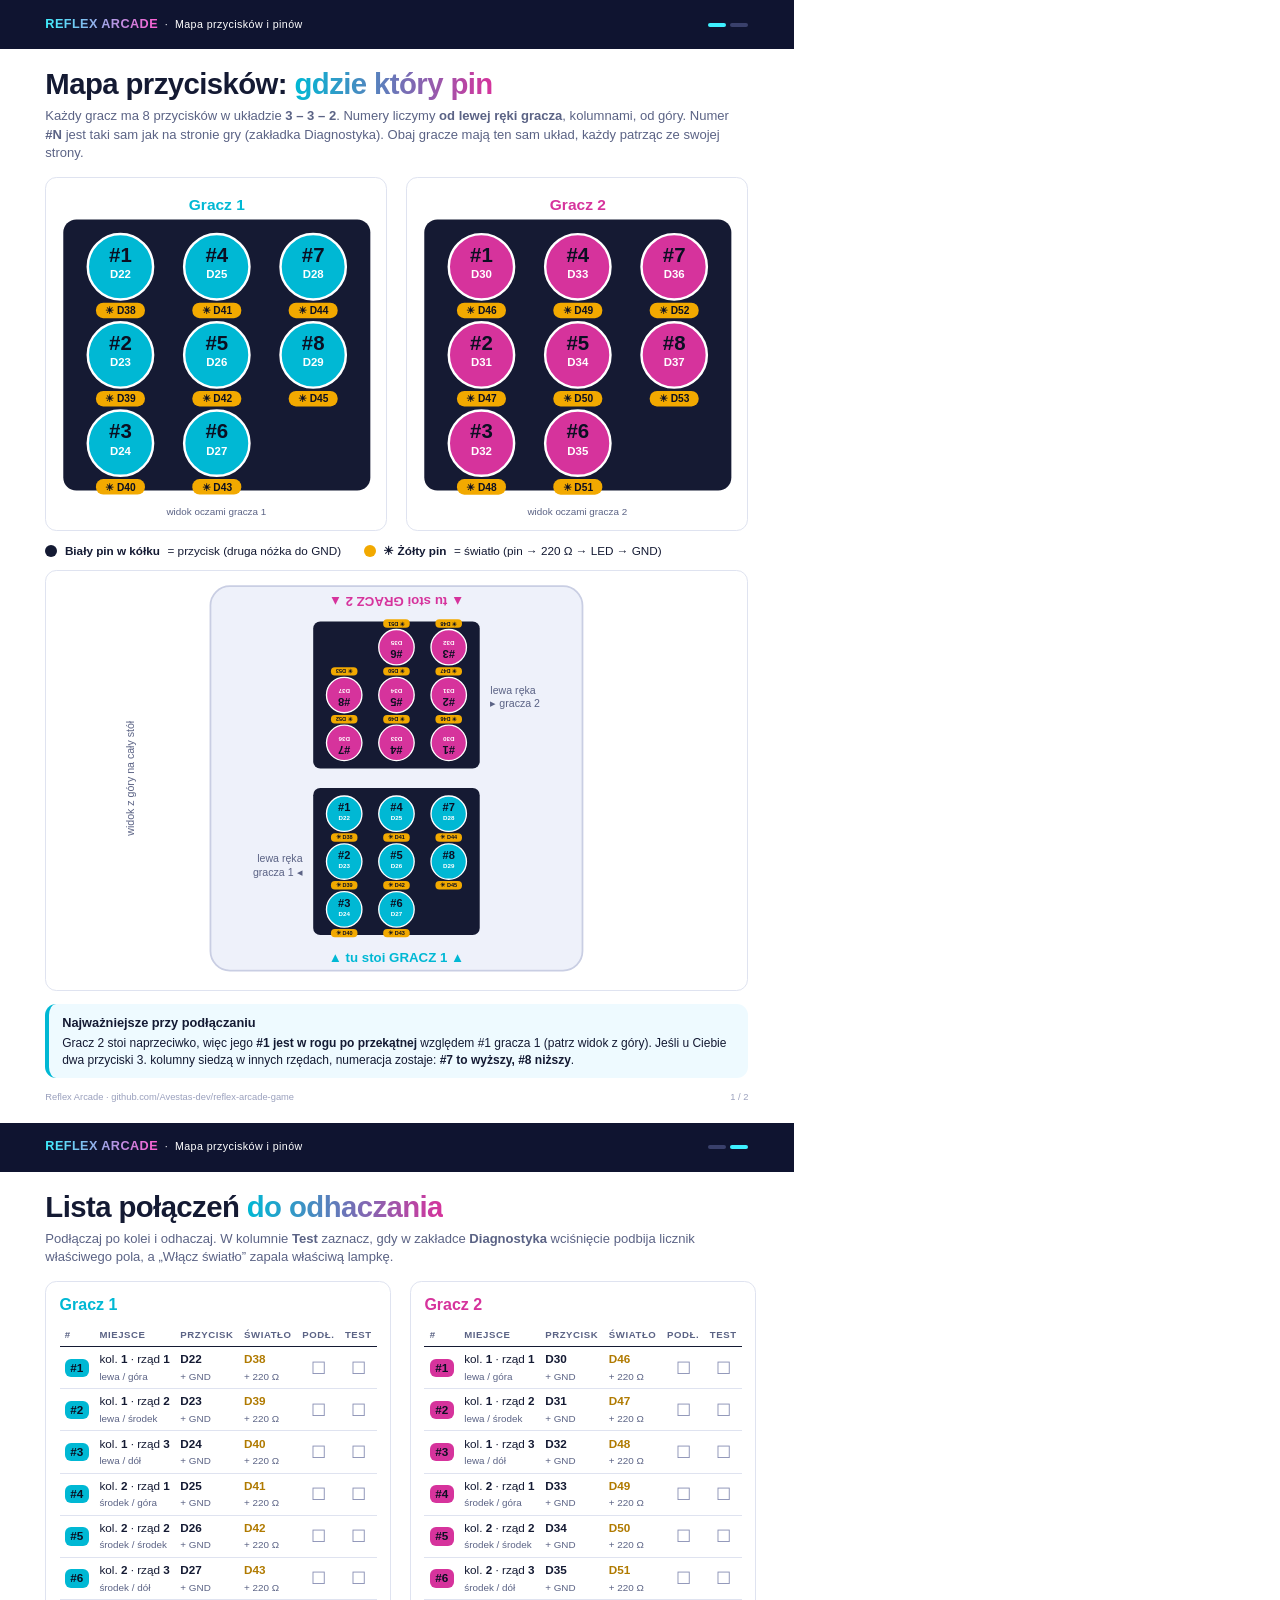
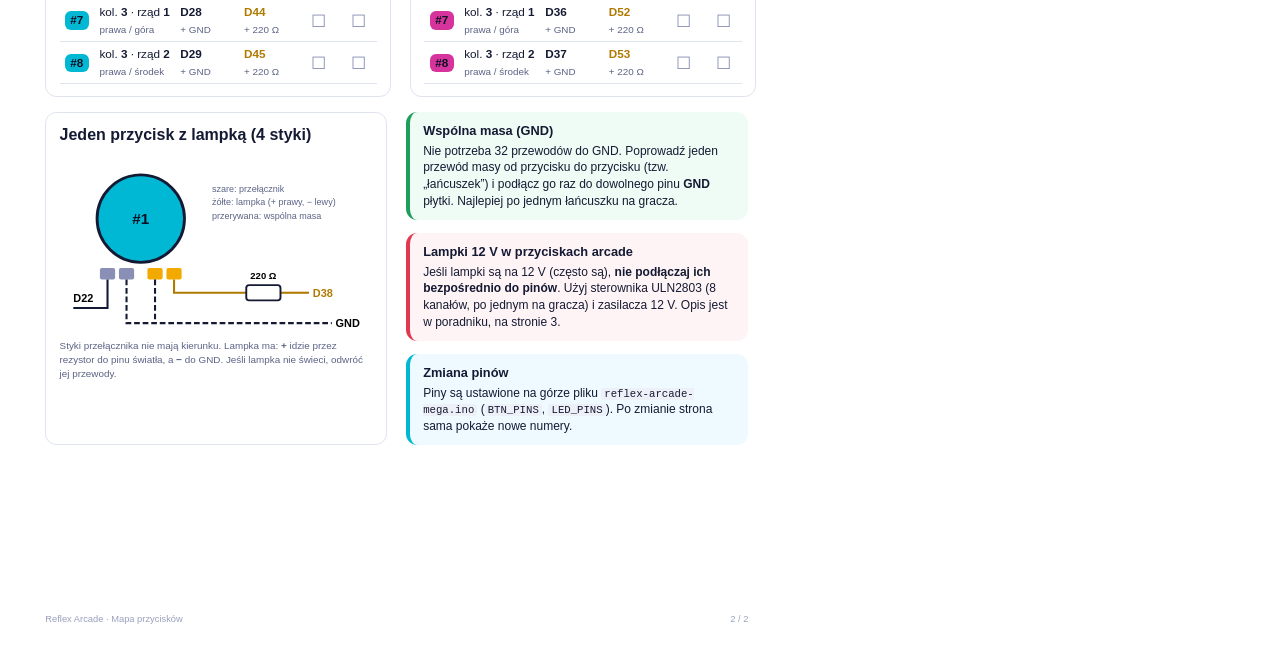
<file: docs/mapa-przyciskow.html>
<!doctype html>
<html lang="pl"><head><meta charset="utf-8"><title>Reflex Arcade – mapa przycisków</title>
<style>
@page { size: A4; margin: 0; }
:root{--ink:#141a33;--muted:#5b6385;--line:#dfe3f0;--soft:#f4f6fc;--navy:#0f1430;--cyan:#00b8d4;--mag:#d6339c;--gold:#f2a900;--green:#1e9e5a;--red:#e0384f}
*{box-sizing:border-box;margin:0;padding:0}
body{font-family:-apple-system,"SF Pro Text","Helvetica Neue",Arial,sans-serif;color:var(--ink);font-size:9pt;line-height:1.4;-webkit-print-color-adjust:exact;print-color-adjust:exact}
.page{width:210mm;height:297mm;position:relative;overflow:hidden;page-break-after:always;padding:0 12mm 10mm}
.page:last-child{page-break-after:auto}
.top{height:13mm;margin:0 -12mm 5mm;padding:0 12mm;background:var(--navy);color:#fff;display:flex;align-items:center;justify-content:space-between;font-size:8pt;letter-spacing:.04em}
.top b{background:linear-gradient(90deg,#3ef0ff,#ff5ed1);-webkit-background-clip:text;background-clip:text;color:transparent;font-weight:800;font-size:9.5pt}
.top .pg{display:flex;gap:4px}.top .pg i{width:18px;height:4px;border-radius:2px;background:#39406b}.top .pg i.on{background:#3ef0ff}
h1{font-size:22pt;line-height:1.08;letter-spacing:-.02em;margin-bottom:2mm}
h1 em{font-style:normal;background:linear-gradient(90deg,var(--cyan),var(--mag));-webkit-background-clip:text;background-clip:text;color:transparent}
h2{font-size:12pt;margin-bottom:2mm}
.lead{font-size:9.8pt;color:var(--muted);margin-bottom:4mm}
.grid2{display:grid;grid-template-columns:1fr 1fr;gap:5mm}
.card{border:1px solid var(--line);border-radius:3mm;padding:3mm 3.5mm}
.legend{display:flex;gap:6mm;flex-wrap:wrap;font-size:8.8pt;margin:3mm 0}
.legend span{display:inline-flex;align-items:center;gap:2mm}
.dot{width:12px;height:12px;border-radius:50%;display:inline-block}
table{width:100%;border-collapse:collapse;font-size:8.8pt}
th{text-align:left;font-size:7.2pt;text-transform:uppercase;letter-spacing:.06em;color:var(--muted);padding:1.2mm 1.4mm;border-bottom:1.5px solid var(--ink)}
td{padding:1.1mm 1.4mm;border-bottom:1px solid var(--line);vertical-align:middle}
.num{display:inline-block;min-width:24px;text-align:center;border-radius:6px;color:#0b0f22;font-weight:900;padding:1px 4px}
.small{font-size:7.4pt;color:var(--muted)}
.gold{color:#b07a00}
.box{font-size:13pt;text-align:center;color:#8a90b5}
.call{border-radius:3mm;padding:2.6mm 3.4mm;margin-top:3.5mm;border-left:4px solid}
.call.info{background:#eefaff;border-color:var(--cyan)}.call.warn{background:#fff4f5;border-color:var(--red)}.call.tip{background:#effbf5;border-color:var(--green)}
.call h3{font-size:9.6pt;margin-bottom:.8mm}
.foot{position:absolute;bottom:5mm;left:12mm;right:12mm;font-size:7pt;color:#9aa0bd;display:flex;justify-content:space-between}
svg text{font-family:-apple-system,"Helvetica Neue",Arial,sans-serif}
code{font-family:"SF Mono",Menlo,monospace;font-size:8pt;background:#eef0f8;border-radius:3px;padding:0 3px}
</style></head><body>

<section class="page">
  <div class="top"><span><b>REFLEX ARCADE</b> &nbsp;·&nbsp; Mapa przycisków i pinów</span><span class="pg"><i class="on"></i><i></i></span></div>
  <h1>Mapa przycisków: <em>gdzie który pin</em></h1>
  <p class="lead">Każdy gracz ma 8 przycisków w układzie <b>3 – 3 – 2</b>. Numery liczymy <b>od lewej ręki gracza</b>, kolumnami, od góry. Numer <b>#N</b> jest taki sam jak na stronie gry (zakładka Diagnostyka). Obaj gracze mają ten sam układ, każdy patrząc ze swojej strony.</p>

  <div class="grid2">
    <div class="card" style="text-align:center"><svg viewBox="0 0 384 376" width="100%" xmlns="http://www.w3.org/2000/svg"><rect x="4" y="36" width="376" height="332" rx="16" fill="#151a33"/><text x="192.0" y="24" text-anchor="middle" font-size="19" font-weight="800" fill="#00b8d4">Gracz 1</text><circle cx="74.0" cy="94.0" r="40" fill="#00b8d4" stroke="#fff" stroke-width="3"/><text x="74.0" y="88.0" text-anchor="middle" font-size="25" font-weight="900" fill="#0b0f22">#1</text><text x="74.0" y="108.0" text-anchor="middle" font-size="14" font-weight="800" fill="#fff">D22</text><rect x="44.0" y="138.0" width="60" height="19" rx="9" fill="#f2a900"/><text x="74.0" y="152.0" text-anchor="middle" font-size="12.5" font-weight="800" fill="#0b0f22">☀ D38</text><circle cx="74.0" cy="202.0" r="40" fill="#00b8d4" stroke="#fff" stroke-width="3"/><text x="74.0" y="196.0" text-anchor="middle" font-size="25" font-weight="900" fill="#0b0f22">#2</text><text x="74.0" y="216.0" text-anchor="middle" font-size="14" font-weight="800" fill="#fff">D23</text><rect x="44.0" y="246.0" width="60" height="19" rx="9" fill="#f2a900"/><text x="74.0" y="260.0" text-anchor="middle" font-size="12.5" font-weight="800" fill="#0b0f22">☀ D39</text><circle cx="74.0" cy="310.0" r="40" fill="#00b8d4" stroke="#fff" stroke-width="3"/><text x="74.0" y="304.0" text-anchor="middle" font-size="25" font-weight="900" fill="#0b0f22">#3</text><text x="74.0" y="324.0" text-anchor="middle" font-size="14" font-weight="800" fill="#fff">D24</text><rect x="44.0" y="354.0" width="60" height="19" rx="9" fill="#f2a900"/><text x="74.0" y="368.0" text-anchor="middle" font-size="12.5" font-weight="800" fill="#0b0f22">☀ D40</text><circle cx="192.0" cy="94.0" r="40" fill="#00b8d4" stroke="#fff" stroke-width="3"/><text x="192.0" y="88.0" text-anchor="middle" font-size="25" font-weight="900" fill="#0b0f22">#4</text><text x="192.0" y="108.0" text-anchor="middle" font-size="14" font-weight="800" fill="#fff">D25</text><rect x="162.0" y="138.0" width="60" height="19" rx="9" fill="#f2a900"/><text x="192.0" y="152.0" text-anchor="middle" font-size="12.5" font-weight="800" fill="#0b0f22">☀ D41</text><circle cx="192.0" cy="202.0" r="40" fill="#00b8d4" stroke="#fff" stroke-width="3"/><text x="192.0" y="196.0" text-anchor="middle" font-size="25" font-weight="900" fill="#0b0f22">#5</text><text x="192.0" y="216.0" text-anchor="middle" font-size="14" font-weight="800" fill="#fff">D26</text><rect x="162.0" y="246.0" width="60" height="19" rx="9" fill="#f2a900"/><text x="192.0" y="260.0" text-anchor="middle" font-size="12.5" font-weight="800" fill="#0b0f22">☀ D42</text><circle cx="192.0" cy="310.0" r="40" fill="#00b8d4" stroke="#fff" stroke-width="3"/><text x="192.0" y="304.0" text-anchor="middle" font-size="25" font-weight="900" fill="#0b0f22">#6</text><text x="192.0" y="324.0" text-anchor="middle" font-size="14" font-weight="800" fill="#fff">D27</text><rect x="162.0" y="354.0" width="60" height="19" rx="9" fill="#f2a900"/><text x="192.0" y="368.0" text-anchor="middle" font-size="12.5" font-weight="800" fill="#0b0f22">☀ D43</text><circle cx="310.0" cy="94.0" r="40" fill="#00b8d4" stroke="#fff" stroke-width="3"/><text x="310.0" y="88.0" text-anchor="middle" font-size="25" font-weight="900" fill="#0b0f22">#7</text><text x="310.0" y="108.0" text-anchor="middle" font-size="14" font-weight="800" fill="#fff">D28</text><rect x="280.0" y="138.0" width="60" height="19" rx="9" fill="#f2a900"/><text x="310.0" y="152.0" text-anchor="middle" font-size="12.5" font-weight="800" fill="#0b0f22">☀ D44</text><circle cx="310.0" cy="202.0" r="40" fill="#00b8d4" stroke="#fff" stroke-width="3"/><text x="310.0" y="196.0" text-anchor="middle" font-size="25" font-weight="900" fill="#0b0f22">#8</text><text x="310.0" y="216.0" text-anchor="middle" font-size="14" font-weight="800" fill="#fff">D29</text><rect x="280.0" y="246.0" width="60" height="19" rx="9" fill="#f2a900"/><text x="310.0" y="260.0" text-anchor="middle" font-size="12.5" font-weight="800" fill="#0b0f22">☀ D45</text></svg><div class="small" style="margin-top:1mm">widok oczami gracza 1</div></div>
    <div class="card" style="text-align:center"><svg viewBox="0 0 384 376" width="100%" xmlns="http://www.w3.org/2000/svg"><rect x="4" y="36" width="376" height="332" rx="16" fill="#151a33"/><text x="192.0" y="24" text-anchor="middle" font-size="19" font-weight="800" fill="#d6339c">Gracz 2</text><circle cx="74.0" cy="94.0" r="40" fill="#d6339c" stroke="#fff" stroke-width="3"/><text x="74.0" y="88.0" text-anchor="middle" font-size="25" font-weight="900" fill="#0b0f22">#1</text><text x="74.0" y="108.0" text-anchor="middle" font-size="14" font-weight="800" fill="#fff">D30</text><rect x="44.0" y="138.0" width="60" height="19" rx="9" fill="#f2a900"/><text x="74.0" y="152.0" text-anchor="middle" font-size="12.5" font-weight="800" fill="#0b0f22">☀ D46</text><circle cx="74.0" cy="202.0" r="40" fill="#d6339c" stroke="#fff" stroke-width="3"/><text x="74.0" y="196.0" text-anchor="middle" font-size="25" font-weight="900" fill="#0b0f22">#2</text><text x="74.0" y="216.0" text-anchor="middle" font-size="14" font-weight="800" fill="#fff">D31</text><rect x="44.0" y="246.0" width="60" height="19" rx="9" fill="#f2a900"/><text x="74.0" y="260.0" text-anchor="middle" font-size="12.5" font-weight="800" fill="#0b0f22">☀ D47</text><circle cx="74.0" cy="310.0" r="40" fill="#d6339c" stroke="#fff" stroke-width="3"/><text x="74.0" y="304.0" text-anchor="middle" font-size="25" font-weight="900" fill="#0b0f22">#3</text><text x="74.0" y="324.0" text-anchor="middle" font-size="14" font-weight="800" fill="#fff">D32</text><rect x="44.0" y="354.0" width="60" height="19" rx="9" fill="#f2a900"/><text x="74.0" y="368.0" text-anchor="middle" font-size="12.5" font-weight="800" fill="#0b0f22">☀ D48</text><circle cx="192.0" cy="94.0" r="40" fill="#d6339c" stroke="#fff" stroke-width="3"/><text x="192.0" y="88.0" text-anchor="middle" font-size="25" font-weight="900" fill="#0b0f22">#4</text><text x="192.0" y="108.0" text-anchor="middle" font-size="14" font-weight="800" fill="#fff">D33</text><rect x="162.0" y="138.0" width="60" height="19" rx="9" fill="#f2a900"/><text x="192.0" y="152.0" text-anchor="middle" font-size="12.5" font-weight="800" fill="#0b0f22">☀ D49</text><circle cx="192.0" cy="202.0" r="40" fill="#d6339c" stroke="#fff" stroke-width="3"/><text x="192.0" y="196.0" text-anchor="middle" font-size="25" font-weight="900" fill="#0b0f22">#5</text><text x="192.0" y="216.0" text-anchor="middle" font-size="14" font-weight="800" fill="#fff">D34</text><rect x="162.0" y="246.0" width="60" height="19" rx="9" fill="#f2a900"/><text x="192.0" y="260.0" text-anchor="middle" font-size="12.5" font-weight="800" fill="#0b0f22">☀ D50</text><circle cx="192.0" cy="310.0" r="40" fill="#d6339c" stroke="#fff" stroke-width="3"/><text x="192.0" y="304.0" text-anchor="middle" font-size="25" font-weight="900" fill="#0b0f22">#6</text><text x="192.0" y="324.0" text-anchor="middle" font-size="14" font-weight="800" fill="#fff">D35</text><rect x="162.0" y="354.0" width="60" height="19" rx="9" fill="#f2a900"/><text x="192.0" y="368.0" text-anchor="middle" font-size="12.5" font-weight="800" fill="#0b0f22">☀ D51</text><circle cx="310.0" cy="94.0" r="40" fill="#d6339c" stroke="#fff" stroke-width="3"/><text x="310.0" y="88.0" text-anchor="middle" font-size="25" font-weight="900" fill="#0b0f22">#7</text><text x="310.0" y="108.0" text-anchor="middle" font-size="14" font-weight="800" fill="#fff">D36</text><rect x="280.0" y="138.0" width="60" height="19" rx="9" fill="#f2a900"/><text x="310.0" y="152.0" text-anchor="middle" font-size="12.5" font-weight="800" fill="#0b0f22">☀ D52</text><circle cx="310.0" cy="202.0" r="40" fill="#d6339c" stroke="#fff" stroke-width="3"/><text x="310.0" y="196.0" text-anchor="middle" font-size="25" font-weight="900" fill="#0b0f22">#8</text><text x="310.0" y="216.0" text-anchor="middle" font-size="14" font-weight="800" fill="#fff">D37</text><rect x="280.0" y="246.0" width="60" height="19" rx="9" fill="#f2a900"/><text x="310.0" y="260.0" text-anchor="middle" font-size="12.5" font-weight="800" fill="#0b0f22">☀ D53</text></svg><div class="small" style="margin-top:1mm">widok oczami gracza 2</div></div>
  </div>

  <div class="legend">
    <span><i class="dot" style="background:#141a33"></i><b>Biały pin w kółku</b> = przycisk (druga nóżka do GND)</span>
    <span><i class="dot" style="background:var(--gold)"></i><b>☀ Żółty pin</b> = światło (pin → 220 Ω → LED → GND)</span>
  </div>

  <div class="card" style="padding:2mm;text-align:center"><div style="width:150mm;margin:0 auto"><svg viewBox="0 0 640 450" width="100%" xmlns="http://www.w3.org/2000/svg">
  <rect x="110" y="8" width="420" height="434" rx="22" fill="#eef1fa" stroke="#c9cee3" stroke-width="2"/>
  <g transform="translate(224.0,234.0) scale(0.5)"><rect x="4" y="4" width="376" height="332" rx="16" fill="#151a33"/><circle cx="74.0" cy="62.0" r="40" fill="#00b8d4" stroke="#fff" stroke-width="3"/><text x="74.0" y="56.0" text-anchor="middle" font-size="25" font-weight="900" fill="#0b0f22">#1</text><text x="74.0" y="76.0" text-anchor="middle" font-size="14" font-weight="800" fill="#fff">D22</text><rect x="44.0" y="106.0" width="60" height="19" rx="9" fill="#f2a900"/><text x="74.0" y="120.0" text-anchor="middle" font-size="12.5" font-weight="800" fill="#0b0f22">☀ D38</text><circle cx="74.0" cy="170.0" r="40" fill="#00b8d4" stroke="#fff" stroke-width="3"/><text x="74.0" y="164.0" text-anchor="middle" font-size="25" font-weight="900" fill="#0b0f22">#2</text><text x="74.0" y="184.0" text-anchor="middle" font-size="14" font-weight="800" fill="#fff">D23</text><rect x="44.0" y="214.0" width="60" height="19" rx="9" fill="#f2a900"/><text x="74.0" y="228.0" text-anchor="middle" font-size="12.5" font-weight="800" fill="#0b0f22">☀ D39</text><circle cx="74.0" cy="278.0" r="40" fill="#00b8d4" stroke="#fff" stroke-width="3"/><text x="74.0" y="272.0" text-anchor="middle" font-size="25" font-weight="900" fill="#0b0f22">#3</text><text x="74.0" y="292.0" text-anchor="middle" font-size="14" font-weight="800" fill="#fff">D24</text><rect x="44.0" y="322.0" width="60" height="19" rx="9" fill="#f2a900"/><text x="74.0" y="336.0" text-anchor="middle" font-size="12.5" font-weight="800" fill="#0b0f22">☀ D40</text><circle cx="192.0" cy="62.0" r="40" fill="#00b8d4" stroke="#fff" stroke-width="3"/><text x="192.0" y="56.0" text-anchor="middle" font-size="25" font-weight="900" fill="#0b0f22">#4</text><text x="192.0" y="76.0" text-anchor="middle" font-size="14" font-weight="800" fill="#fff">D25</text><rect x="162.0" y="106.0" width="60" height="19" rx="9" fill="#f2a900"/><text x="192.0" y="120.0" text-anchor="middle" font-size="12.5" font-weight="800" fill="#0b0f22">☀ D41</text><circle cx="192.0" cy="170.0" r="40" fill="#00b8d4" stroke="#fff" stroke-width="3"/><text x="192.0" y="164.0" text-anchor="middle" font-size="25" font-weight="900" fill="#0b0f22">#5</text><text x="192.0" y="184.0" text-anchor="middle" font-size="14" font-weight="800" fill="#fff">D26</text><rect x="162.0" y="214.0" width="60" height="19" rx="9" fill="#f2a900"/><text x="192.0" y="228.0" text-anchor="middle" font-size="12.5" font-weight="800" fill="#0b0f22">☀ D42</text><circle cx="192.0" cy="278.0" r="40" fill="#00b8d4" stroke="#fff" stroke-width="3"/><text x="192.0" y="272.0" text-anchor="middle" font-size="25" font-weight="900" fill="#0b0f22">#6</text><text x="192.0" y="292.0" text-anchor="middle" font-size="14" font-weight="800" fill="#fff">D27</text><rect x="162.0" y="322.0" width="60" height="19" rx="9" fill="#f2a900"/><text x="192.0" y="336.0" text-anchor="middle" font-size="12.5" font-weight="800" fill="#0b0f22">☀ D43</text><circle cx="310.0" cy="62.0" r="40" fill="#00b8d4" stroke="#fff" stroke-width="3"/><text x="310.0" y="56.0" text-anchor="middle" font-size="25" font-weight="900" fill="#0b0f22">#7</text><text x="310.0" y="76.0" text-anchor="middle" font-size="14" font-weight="800" fill="#fff">D28</text><rect x="280.0" y="106.0" width="60" height="19" rx="9" fill="#f2a900"/><text x="310.0" y="120.0" text-anchor="middle" font-size="12.5" font-weight="800" fill="#0b0f22">☀ D44</text><circle cx="310.0" cy="170.0" r="40" fill="#00b8d4" stroke="#fff" stroke-width="3"/><text x="310.0" y="164.0" text-anchor="middle" font-size="25" font-weight="900" fill="#0b0f22">#8</text><text x="310.0" y="184.0" text-anchor="middle" font-size="14" font-weight="800" fill="#fff">D29</text><rect x="280.0" y="214.0" width="60" height="19" rx="9" fill="#f2a900"/><text x="310.0" y="228.0" text-anchor="middle" font-size="12.5" font-weight="800" fill="#0b0f22">☀ D45</text></g>
  <g transform="translate(416.0,216.0) rotate(180) scale(0.5)"><rect x="4" y="4" width="376" height="332" rx="16" fill="#151a33"/><circle cx="74.0" cy="62.0" r="40" fill="#d6339c" stroke="#fff" stroke-width="3"/><text x="74.0" y="56.0" text-anchor="middle" font-size="25" font-weight="900" fill="#0b0f22">#1</text><text x="74.0" y="76.0" text-anchor="middle" font-size="14" font-weight="800" fill="#fff">D30</text><rect x="44.0" y="106.0" width="60" height="19" rx="9" fill="#f2a900"/><text x="74.0" y="120.0" text-anchor="middle" font-size="12.5" font-weight="800" fill="#0b0f22">☀ D46</text><circle cx="74.0" cy="170.0" r="40" fill="#d6339c" stroke="#fff" stroke-width="3"/><text x="74.0" y="164.0" text-anchor="middle" font-size="25" font-weight="900" fill="#0b0f22">#2</text><text x="74.0" y="184.0" text-anchor="middle" font-size="14" font-weight="800" fill="#fff">D31</text><rect x="44.0" y="214.0" width="60" height="19" rx="9" fill="#f2a900"/><text x="74.0" y="228.0" text-anchor="middle" font-size="12.5" font-weight="800" fill="#0b0f22">☀ D47</text><circle cx="74.0" cy="278.0" r="40" fill="#d6339c" stroke="#fff" stroke-width="3"/><text x="74.0" y="272.0" text-anchor="middle" font-size="25" font-weight="900" fill="#0b0f22">#3</text><text x="74.0" y="292.0" text-anchor="middle" font-size="14" font-weight="800" fill="#fff">D32</text><rect x="44.0" y="322.0" width="60" height="19" rx="9" fill="#f2a900"/><text x="74.0" y="336.0" text-anchor="middle" font-size="12.5" font-weight="800" fill="#0b0f22">☀ D48</text><circle cx="192.0" cy="62.0" r="40" fill="#d6339c" stroke="#fff" stroke-width="3"/><text x="192.0" y="56.0" text-anchor="middle" font-size="25" font-weight="900" fill="#0b0f22">#4</text><text x="192.0" y="76.0" text-anchor="middle" font-size="14" font-weight="800" fill="#fff">D33</text><rect x="162.0" y="106.0" width="60" height="19" rx="9" fill="#f2a900"/><text x="192.0" y="120.0" text-anchor="middle" font-size="12.5" font-weight="800" fill="#0b0f22">☀ D49</text><circle cx="192.0" cy="170.0" r="40" fill="#d6339c" stroke="#fff" stroke-width="3"/><text x="192.0" y="164.0" text-anchor="middle" font-size="25" font-weight="900" fill="#0b0f22">#5</text><text x="192.0" y="184.0" text-anchor="middle" font-size="14" font-weight="800" fill="#fff">D34</text><rect x="162.0" y="214.0" width="60" height="19" rx="9" fill="#f2a900"/><text x="192.0" y="228.0" text-anchor="middle" font-size="12.5" font-weight="800" fill="#0b0f22">☀ D50</text><circle cx="192.0" cy="278.0" r="40" fill="#d6339c" stroke="#fff" stroke-width="3"/><text x="192.0" y="272.0" text-anchor="middle" font-size="25" font-weight="900" fill="#0b0f22">#6</text><text x="192.0" y="292.0" text-anchor="middle" font-size="14" font-weight="800" fill="#fff">D35</text><rect x="162.0" y="322.0" width="60" height="19" rx="9" fill="#f2a900"/><text x="192.0" y="336.0" text-anchor="middle" font-size="12.5" font-weight="800" fill="#0b0f22">☀ D51</text><circle cx="310.0" cy="62.0" r="40" fill="#d6339c" stroke="#fff" stroke-width="3"/><text x="310.0" y="56.0" text-anchor="middle" font-size="25" font-weight="900" fill="#0b0f22">#7</text><text x="310.0" y="76.0" text-anchor="middle" font-size="14" font-weight="800" fill="#fff">D36</text><rect x="280.0" y="106.0" width="60" height="19" rx="9" fill="#f2a900"/><text x="310.0" y="120.0" text-anchor="middle" font-size="12.5" font-weight="800" fill="#0b0f22">☀ D52</text><circle cx="310.0" cy="170.0" r="40" fill="#d6339c" stroke="#fff" stroke-width="3"/><text x="310.0" y="164.0" text-anchor="middle" font-size="25" font-weight="900" fill="#0b0f22">#8</text><text x="310.0" y="184.0" text-anchor="middle" font-size="14" font-weight="800" fill="#fff">D37</text><rect x="280.0" y="214.0" width="60" height="19" rx="9" fill="#f2a900"/><text x="310.0" y="228.0" text-anchor="middle" font-size="12.5" font-weight="800" fill="#0b0f22">☀ D53</text></g>
  <text x="320.0" y="432" text-anchor="middle" font-size="15" font-weight="800" fill="#00b8d4">▲ tu stoi GRACZ 1 ▲</text>
  <text x="320.0" y="32" text-anchor="middle" font-size="15" font-weight="800" fill="#d6339c" transform="rotate(180 320.0 26)">▲ tu stoi GRACZ 2 ▲</text>
  <g font-size="12" fill="#5b6385">
    <text x="214.0" y="320.0" text-anchor="end">lewa ręka</text><text x="214.0" y="335.0" text-anchor="end">gracza 1 ◂</text>
    <text x="426.0" y="130.0">lewa ręka</text><text x="426.0" y="145.0">▸ gracza 2</text>
  </g>
  <text x="24" y="225.0" font-size="12" fill="#5b6385" transform="rotate(-90 24 225.0)" text-anchor="middle">widok z góry na cały stół</text>
</svg></div></div>

  <div class="call info">
    <h3>Najważniejsze przy podłączaniu</h3>
    <p style="margin:0">Gracz 2 stoi naprzeciwko, więc jego <b>#1 jest w rogu po przekątnej</b> względem #1 gracza 1 (patrz widok z góry). Jeśli u Ciebie dwa przyciski 3. kolumny siedzą w innych rzędach, numeracja zostaje: <b>#7 to wyższy, #8 niższy</b>.</p>
  </div>
  <div class="foot"><span>Reflex Arcade · github.com/Avestas-dev/reflex-arcade-game</span><span>1 / 2</span></div>
</section>

<section class="page">
  <div class="top"><span><b>REFLEX ARCADE</b> &nbsp;·&nbsp; Mapa przycisków i pinów</span><span class="pg"><i></i><i class="on"></i></span></div>
  <h1>Lista połączeń <em>do odhaczania</em></h1>
  <p class="lead">Podłączaj po kolei i odhaczaj. W kolumnie <b>Test</b> zaznacz, gdy w zakładce <b>Diagnostyka</b> wciśnięcie podbija licznik właściwego pola, a „Włącz światło” zapala właściwą lampkę.</p>

  <div class="grid2">
    <div class="card"><h2 style="color:var(--cyan)">Gracz 1</h2>
      <table><tr><th>#</th><th>Miejsce</th><th>Przycisk</th><th>Światło</th><th>Podł.</th><th>Test</th></tr><tr><td><span class="num" style="background:#00b8d4">#1</span></td><td style="white-space:nowrap">kol. <b>1</b> · rząd <b>1</b><br><span class="small">lewa / góra</span></td><td><b>D22</b><br><span class="small">+ GND</span></td><td><b class="gold">D38</b><br><span class="small">+ 220 Ω</span></td><td class="box">☐</td><td class="box">☐</td></tr><tr><td><span class="num" style="background:#00b8d4">#2</span></td><td style="white-space:nowrap">kol. <b>1</b> · rząd <b>2</b><br><span class="small">lewa / środek</span></td><td><b>D23</b><br><span class="small">+ GND</span></td><td><b class="gold">D39</b><br><span class="small">+ 220 Ω</span></td><td class="box">☐</td><td class="box">☐</td></tr><tr><td><span class="num" style="background:#00b8d4">#3</span></td><td style="white-space:nowrap">kol. <b>1</b> · rząd <b>3</b><br><span class="small">lewa / dół</span></td><td><b>D24</b><br><span class="small">+ GND</span></td><td><b class="gold">D40</b><br><span class="small">+ 220 Ω</span></td><td class="box">☐</td><td class="box">☐</td></tr><tr><td><span class="num" style="background:#00b8d4">#4</span></td><td style="white-space:nowrap">kol. <b>2</b> · rząd <b>1</b><br><span class="small">środek / góra</span></td><td><b>D25</b><br><span class="small">+ GND</span></td><td><b class="gold">D41</b><br><span class="small">+ 220 Ω</span></td><td class="box">☐</td><td class="box">☐</td></tr><tr><td><span class="num" style="background:#00b8d4">#5</span></td><td style="white-space:nowrap">kol. <b>2</b> · rząd <b>2</b><br><span class="small">środek / środek</span></td><td><b>D26</b><br><span class="small">+ GND</span></td><td><b class="gold">D42</b><br><span class="small">+ 220 Ω</span></td><td class="box">☐</td><td class="box">☐</td></tr><tr><td><span class="num" style="background:#00b8d4">#6</span></td><td style="white-space:nowrap">kol. <b>2</b> · rząd <b>3</b><br><span class="small">środek / dół</span></td><td><b>D27</b><br><span class="small">+ GND</span></td><td><b class="gold">D43</b><br><span class="small">+ 220 Ω</span></td><td class="box">☐</td><td class="box">☐</td></tr><tr><td><span class="num" style="background:#00b8d4">#7</span></td><td style="white-space:nowrap">kol. <b>3</b> · rząd <b>1</b><br><span class="small">prawa / góra</span></td><td><b>D28</b><br><span class="small">+ GND</span></td><td><b class="gold">D44</b><br><span class="small">+ 220 Ω</span></td><td class="box">☐</td><td class="box">☐</td></tr><tr><td><span class="num" style="background:#00b8d4">#8</span></td><td style="white-space:nowrap">kol. <b>3</b> · rząd <b>2</b><br><span class="small">prawa / środek</span></td><td><b>D29</b><br><span class="small">+ GND</span></td><td><b class="gold">D45</b><br><span class="small">+ 220 Ω</span></td><td class="box">☐</td><td class="box">☐</td></tr></table></div>
    <div class="card"><h2 style="color:var(--mag)">Gracz 2</h2>
      <table><tr><th>#</th><th>Miejsce</th><th>Przycisk</th><th>Światło</th><th>Podł.</th><th>Test</th></tr><tr><td><span class="num" style="background:#d6339c">#1</span></td><td style="white-space:nowrap">kol. <b>1</b> · rząd <b>1</b><br><span class="small">lewa / góra</span></td><td><b>D30</b><br><span class="small">+ GND</span></td><td><b class="gold">D46</b><br><span class="small">+ 220 Ω</span></td><td class="box">☐</td><td class="box">☐</td></tr><tr><td><span class="num" style="background:#d6339c">#2</span></td><td style="white-space:nowrap">kol. <b>1</b> · rząd <b>2</b><br><span class="small">lewa / środek</span></td><td><b>D31</b><br><span class="small">+ GND</span></td><td><b class="gold">D47</b><br><span class="small">+ 220 Ω</span></td><td class="box">☐</td><td class="box">☐</td></tr><tr><td><span class="num" style="background:#d6339c">#3</span></td><td style="white-space:nowrap">kol. <b>1</b> · rząd <b>3</b><br><span class="small">lewa / dół</span></td><td><b>D32</b><br><span class="small">+ GND</span></td><td><b class="gold">D48</b><br><span class="small">+ 220 Ω</span></td><td class="box">☐</td><td class="box">☐</td></tr><tr><td><span class="num" style="background:#d6339c">#4</span></td><td style="white-space:nowrap">kol. <b>2</b> · rząd <b>1</b><br><span class="small">środek / góra</span></td><td><b>D33</b><br><span class="small">+ GND</span></td><td><b class="gold">D49</b><br><span class="small">+ 220 Ω</span></td><td class="box">☐</td><td class="box">☐</td></tr><tr><td><span class="num" style="background:#d6339c">#5</span></td><td style="white-space:nowrap">kol. <b>2</b> · rząd <b>2</b><br><span class="small">środek / środek</span></td><td><b>D34</b><br><span class="small">+ GND</span></td><td><b class="gold">D50</b><br><span class="small">+ 220 Ω</span></td><td class="box">☐</td><td class="box">☐</td></tr><tr><td><span class="num" style="background:#d6339c">#6</span></td><td style="white-space:nowrap">kol. <b>2</b> · rząd <b>3</b><br><span class="small">środek / dół</span></td><td><b>D35</b><br><span class="small">+ GND</span></td><td><b class="gold">D51</b><br><span class="small">+ 220 Ω</span></td><td class="box">☐</td><td class="box">☐</td></tr><tr><td><span class="num" style="background:#d6339c">#7</span></td><td style="white-space:nowrap">kol. <b>3</b> · rząd <b>1</b><br><span class="small">prawa / góra</span></td><td><b>D36</b><br><span class="small">+ GND</span></td><td><b class="gold">D52</b><br><span class="small">+ 220 Ω</span></td><td class="box">☐</td><td class="box">☐</td></tr><tr><td><span class="num" style="background:#d6339c">#8</span></td><td style="white-space:nowrap">kol. <b>3</b> · rząd <b>2</b><br><span class="small">prawa / środek</span></td><td><b>D37</b><br><span class="small">+ GND</span></td><td><b class="gold">D53</b><br><span class="small">+ 220 Ω</span></td><td class="box">☐</td><td class="box">☐</td></tr></table></div>
  </div>

  <div class="grid2" style="margin-top:4mm">
    <div class="card">
      <h2>Jeden przycisk z lampką (4 styki)</h2>
      <svg viewBox="0 0 330 190" width="100%">
        <circle cx="85" cy="68" r="46" fill="#00b8d4" stroke="#141a33" stroke-width="3"/>
        <text x="85" y="74" text-anchor="middle" font-size="16" font-weight="900" fill="#0b0f22">#1</text>
        <rect x="42" y="120" width="16" height="12" rx="2" fill="#8a90b5"/><rect x="62" y="120" width="16" height="12" rx="2" fill="#8a90b5"/>
        <rect x="92" y="120" width="16" height="12" rx="2" fill="#f2a900"/><rect x="112" y="120" width="16" height="12" rx="2" fill="#f2a900"/>
        <g fill="none" stroke-width="2.2">
          <path d="M50 132 V162 H14" stroke="#141a33"/>
          <path d="M70 132 V178 H286" stroke="#141a33" stroke-dasharray="6 3"/>
          <path d="M100 132 V178" stroke="#141a33" stroke-dasharray="6 3"/>
          <path d="M120 132 V146 H196" stroke="#b07a00"/>
          <path d="M232 146 H262" stroke="#b07a00"/>
        </g>
        <rect x="196" y="138" width="36" height="16" rx="3" fill="#fff" stroke="#141a33" stroke-width="2"/>
        <g font-size="11.5" font-weight="800">
          <text x="14" y="156">D22</text>
          <text x="214" y="132" text-anchor="middle" font-size="10" font-weight="700">220 Ω</text>
          <text x="266" y="150" fill="#b07a00">D38</text>
          <text x="290" y="182">GND</text>
        </g>
        <g font-size="9.5" fill="#5b6385">
          <text x="160" y="40">szare: przełącznik</text>
          <text x="160" y="54">żółte: lampka (+ prawy, − lewy)</text>
          <text x="160" y="68">przerywana: wspólna masa</text>
        </g>
      </svg>
      <p class="small" style="margin:0">Styki przełącznika nie mają kierunku. Lampka ma: <b>+</b> idzie przez rezystor do pinu światła, a <b>−</b> do GND. Jeśli lampka nie świeci, odwróć jej przewody.</p>
    </div>
    <div>
      <div class="call tip" style="margin-top:0">
        <h3>Wspólna masa (GND)</h3>
        <p style="margin:0">Nie potrzeba 32 przewodów do GND. Poprowadź jeden przewód masy od przycisku do przycisku (tzw. „łańcuszek”) i podłącz go raz do dowolnego pinu <b>GND</b> płytki. Najlepiej po jednym łańcuszku na gracza.</p>
      </div>
      <div class="call warn">
        <h3>Lampki 12 V w przyciskach arcade</h3>
        <p style="margin:0">Jeśli lampki są na 12 V (często są), <b>nie podłączaj ich bezpośrednio do pinów</b>. Użyj sterownika ULN2803 (8 kanałów, po jednym na gracza) i zasilacza 12 V. Opis jest w poradniku, na stronie 3.</p>
      </div>
      <div class="call info">
        <h3>Zmiana pinów</h3>
        <p style="margin:0">Piny są ustawione na górze pliku <code>reflex-arcade-mega.ino</code> (<code>BTN_PINS</code>, <code>LED_PINS</code>). Po zmianie strona sama pokaże nowe numery.</p>
      </div>
    </div>
  </div>
  <div class="foot"><span>Reflex Arcade · Mapa przycisków</span><span>2 / 2</span></div>
</section>
</body></html>
</file>
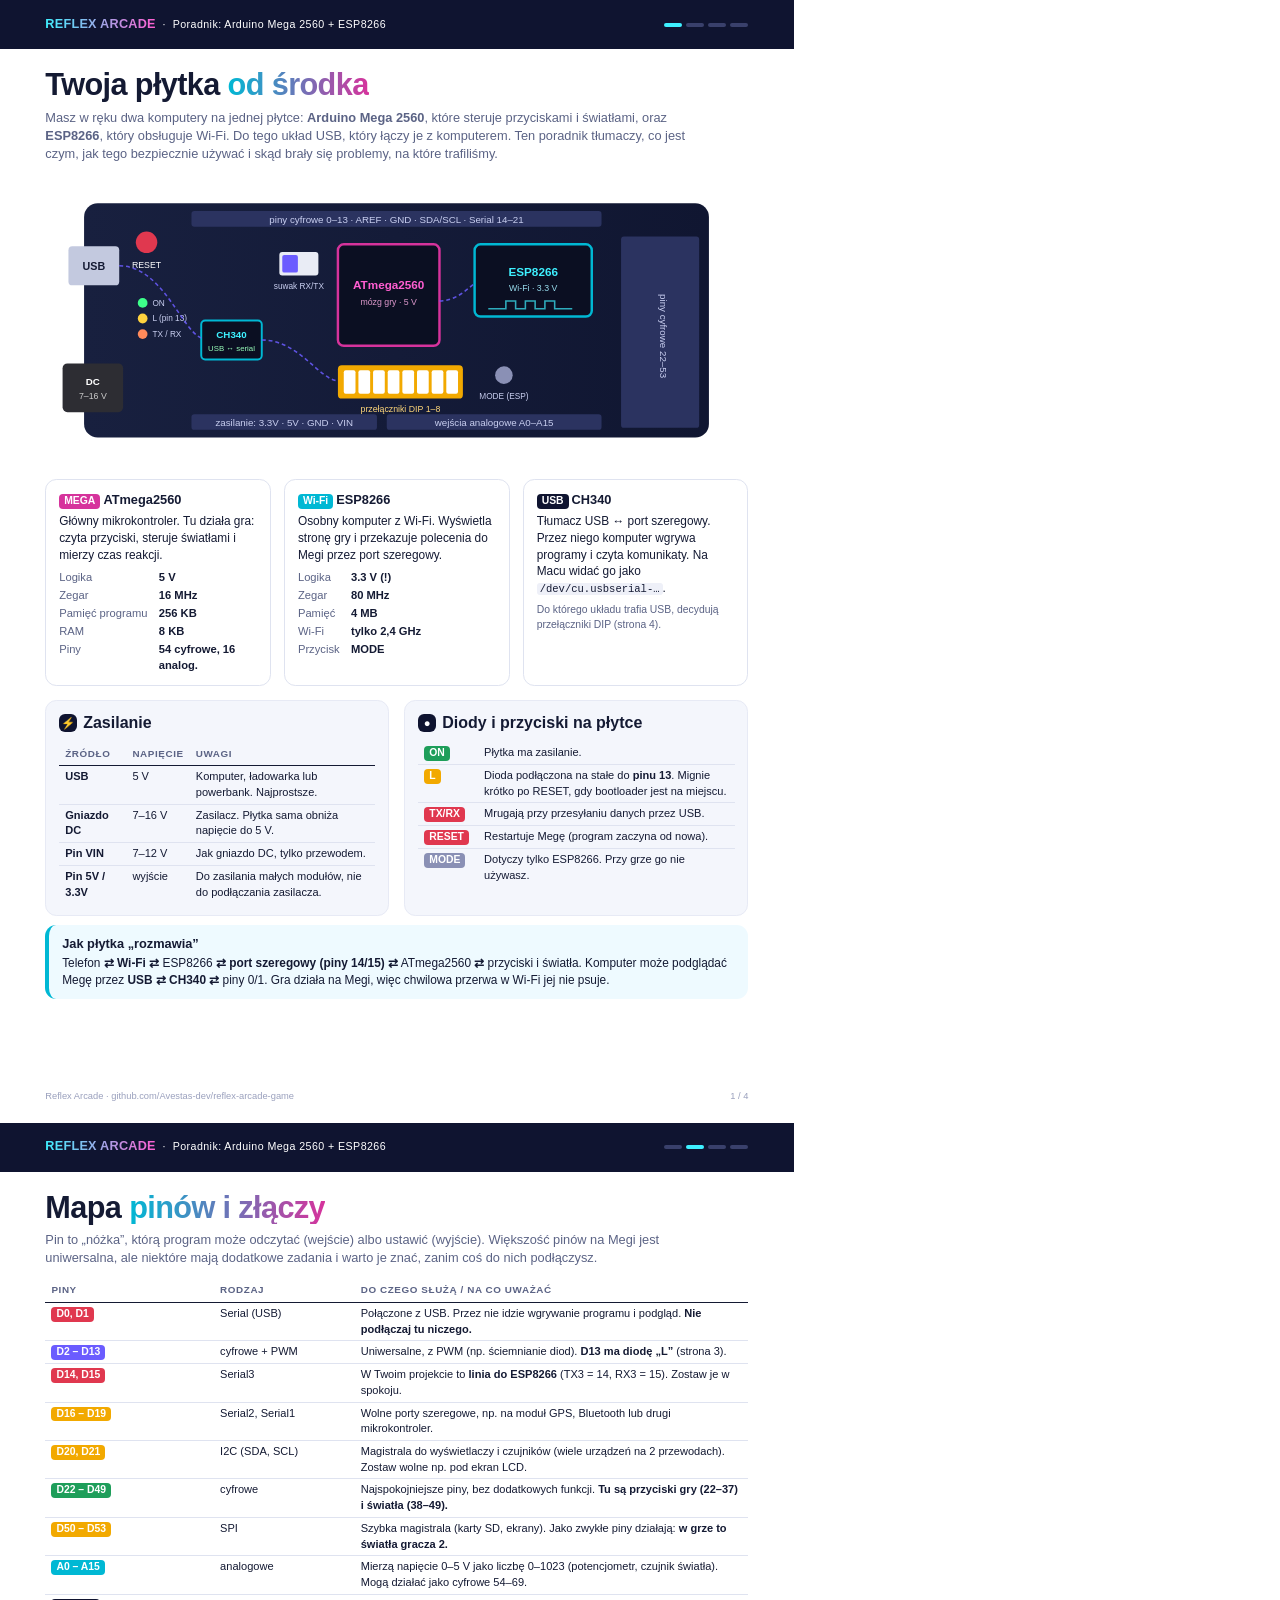
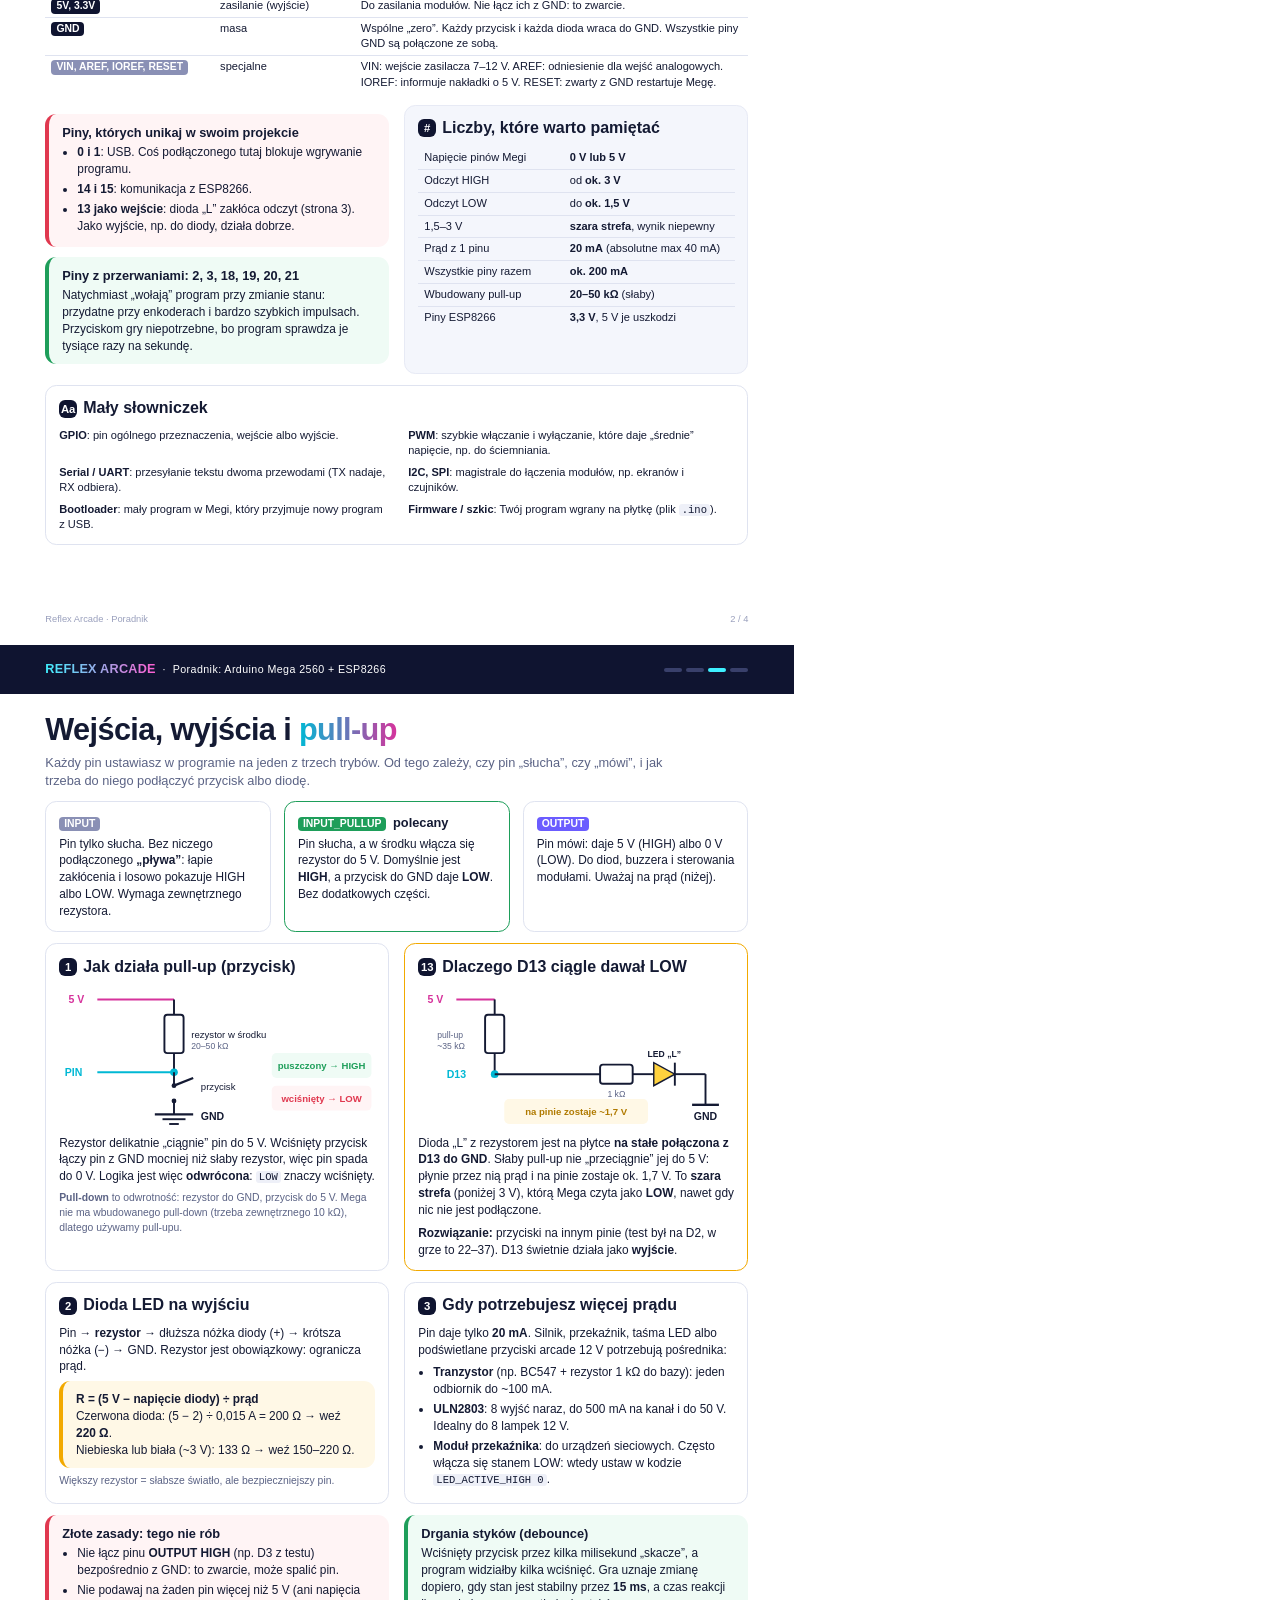
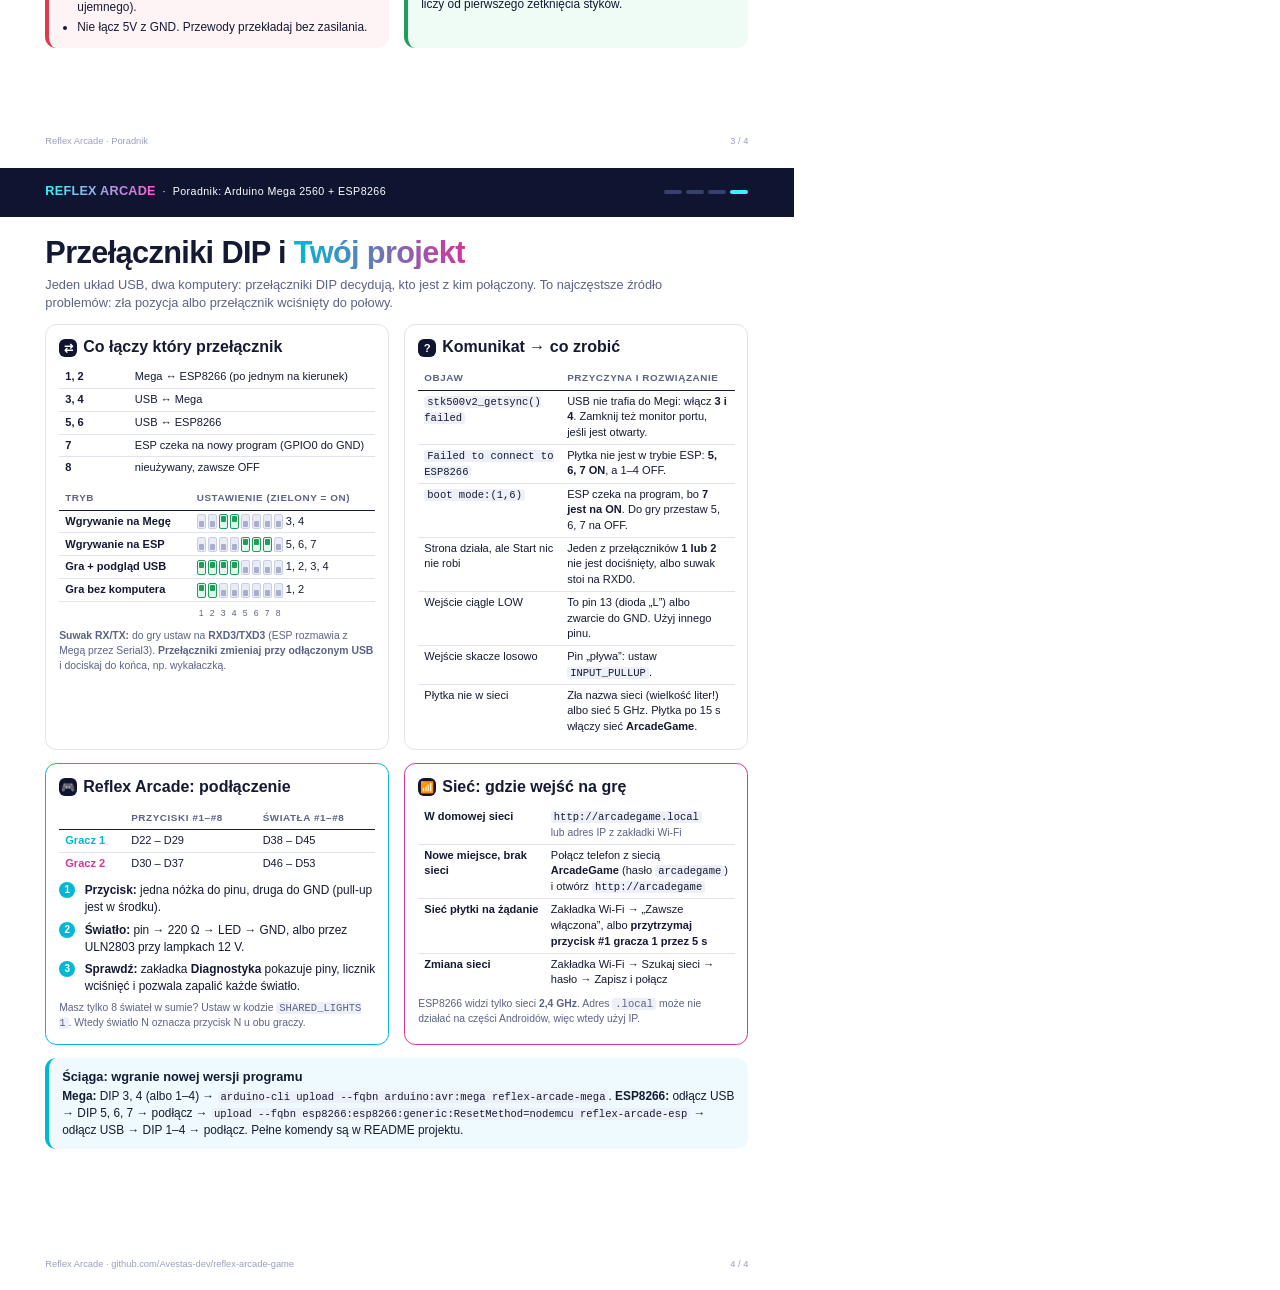
<file: docs/poradnik.html>
<!doctype html>
<html lang="pl">
<head>
<meta charset="utf-8">
<title>Arduino Mega 2560 + ESP8266 – poradnik</title>
<style>
@page { size: A4; margin: 0; }
:root{
  --ink:#141a33; --muted:#5b6385; --line:#dfe3f0; --soft:#f4f6fc;
  --navy:#0f1430; --cyan:#00b8d4; --mag:#d6339c; --gold:#f2a900; --green:#1e9e5a; --red:#e0384f; --violet:#6b5cff;
}
*{box-sizing:border-box;margin:0;padding:0}
html,body{background:#fff}
body{font-family:-apple-system,"SF Pro Text","Helvetica Neue",Arial,sans-serif;color:var(--ink);font-size:8.9pt;line-height:1.42;-webkit-print-color-adjust:exact;print-color-adjust:exact}
.page{width:210mm;height:297mm;position:relative;overflow:hidden;page-break-after:always;padding:0 12mm 10mm}
.page:last-child{page-break-after:auto}
.top{height:13mm;margin:0 -12mm 5mm;padding:0 12mm;background:var(--navy);color:#fff;display:flex;align-items:center;justify-content:space-between;font-size:8pt;letter-spacing:.04em}
.top b{background:linear-gradient(90deg,#3ef0ff,#ff5ed1);-webkit-background-clip:text;background-clip:text;color:transparent;font-weight:800;font-size:9.5pt;letter-spacing:.02em}
.top .pg{display:flex;gap:4px}.top .pg i{width:18px;height:4px;border-radius:2px;background:#39406b}.top .pg i.on{background:#3ef0ff}
h1{font-size:23pt;line-height:1.08;letter-spacing:-.02em;margin-bottom:2mm}
h1 em{font-style:normal;background:linear-gradient(90deg,var(--cyan),var(--mag));-webkit-background-clip:text;background-clip:text;color:transparent}
.lead{font-size:9.6pt;color:var(--muted);margin-bottom:3mm;max-width:170mm}
h2{font-size:12pt;margin:0 0 2mm;display:flex;align-items:center;gap:6px}
h2 .n{display:inline-flex;align-items:center;justify-content:center;width:18px;height:18px;border-radius:6px;background:var(--navy);color:#fff;font-size:8.5pt}
h3{font-size:9.6pt;margin:0 0 1mm}
p{margin-bottom:1.6mm}
.grid2{display:grid;grid-template-columns:1fr 1fr;gap:4mm}
.grid3{display:grid;grid-template-columns:repeat(3,1fr);gap:3.5mm}
.card{border:1px solid var(--line);border-radius:3mm;padding:3mm 3.4mm;background:#fff}
.card.soft{background:var(--soft);border-color:#e7eaf5}
.chip{display:inline-block;padding:0 5px;border-radius:4px;font-weight:700;font-size:7.8pt;color:#fff;background:var(--navy);margin-right:3px}
.c-cyan{background:var(--cyan)}.c-mag{background:var(--mag)}.c-gold{background:var(--gold)}.c-green{background:var(--green)}.c-red{background:var(--red)}.c-violet{background:var(--violet)}.c-grey{background:#8a90b5}
.kv{display:grid;grid-template-columns:auto 1fr;gap:.6mm 3mm;font-size:8.4pt}
.kv span{color:var(--muted)}
.call{border-radius:3mm;padding:2.6mm 3.4mm;margin:2.5mm 0;border-left:4px solid}
.call.warn{background:#fff4f5;border-color:var(--red)}
.call.tip{background:#effbf5;border-color:var(--green)}
.call.info{background:#eefaff;border-color:var(--cyan)}
.call.gold{background:#fff8e6;border-color:var(--gold)}
.call h3{margin-bottom:.6mm}
table{width:100%;border-collapse:collapse;font-size:8.3pt}
th{text-align:left;font-size:7.4pt;text-transform:uppercase;letter-spacing:.06em;color:var(--muted);font-weight:700;padding:1.2mm 1.6mm;border-bottom:1.5px solid var(--ink)}
td{padding:.8mm 1.6mm;border-bottom:1px solid var(--line);vertical-align:top}
tr:last-child td{border-bottom:0}
code,.mono{font-family:"SF Mono",Menlo,Consolas,monospace;font-size:7.9pt;background:#eef0f8;border-radius:3px;padding:0 3px}
.foot{position:absolute;bottom:5mm;left:12mm;right:12mm;font-size:7pt;color:#9aa0bd;display:flex;justify-content:space-between}
svg text{font-family:-apple-system,"Helvetica Neue",Arial,sans-serif}
ul{padding-left:4mm}li{margin-bottom:.8mm}
.big{font-size:15pt;font-weight:800;letter-spacing:-.01em}
.small{font-size:7.8pt;color:var(--muted)}
.dip{display:inline-flex;gap:2px;vertical-align:middle}
.dip i{width:9px;height:15px;border-radius:2px;background:#e9ecf5;border:1px solid #c9cee3;position:relative;display:inline-block}
.dip i::after{content:"";position:absolute;left:1px;right:1px;height:6px;bottom:1px;border-radius:1px;background:#a8aecb}
.dip i.on{background:#dff7ec;border-color:var(--green)}
.dip i.on::after{top:1px;bottom:auto;background:var(--green)}
.nums{display:inline-flex;gap:2px;font-size:6.5pt;color:var(--muted)}.nums span{width:9px;text-align:center}
.step{display:flex;gap:2.5mm;align-items:flex-start;margin-bottom:1.6mm}
.step b.s{flex:0 0 auto;width:16px;height:16px;border-radius:50%;background:var(--cyan);color:#fff;display:flex;align-items:center;justify-content:center;font-size:7.5pt}
</style>
</head>
<body>

<!-- ============================== PAGE 1 ============================== -->
<section class="page">
  <div class="top"><span><b>REFLEX ARCADE</b> &nbsp;·&nbsp; Poradnik: Arduino Mega 2560 + ESP8266</span><span class="pg"><i class="on"></i><i></i><i></i><i></i></span></div>

  <h1>Twoja płytka <em>od środka</em></h1>
  <p class="lead">Masz w ręku dwa komputery na jednej płytce: <b>Arduino Mega 2560</b>, które steruje przyciskami i światłami, oraz <b>ESP8266</b>, który obsługuje Wi-Fi. Do tego układ USB, który łączy je z komputerem. Ten poradnik tłumaczy, co jest czym, jak tego bezpiecznie używać i skąd brały się problemy, na które trafiliśmy.</p>

  <svg viewBox="0 0 720 300" width="100%" style="display:block;margin-bottom:3mm">
    <defs>
      <linearGradient id="pcb" x1="0" x2="1"><stop offset="0" stop-color="#18203f"/><stop offset="1" stop-color="#101631"/></linearGradient>
    </defs>
    <rect x="40" y="30" width="640" height="240" rx="14" fill="url(#pcb)"/>
    <!-- headers -->
    <rect x="150" y="38" width="420" height="16" rx="3" fill="#2b3360"/>
    <text x="360" y="50" text-anchor="middle" font-size="10" fill="#c9cff0">piny cyfrowe 0–13 · AREF · GND · SDA/SCL · Serial 14–21</text>
    <rect x="590" y="64" width="80" height="196" rx="3" fill="#2b3360"/>
    <text x="630" y="166" text-anchor="middle" font-size="10" fill="#c9cff0" transform="rotate(90 630 166)">piny cyfrowe 22–53</text>
    <rect x="150" y="246" width="190" height="16" rx="3" fill="#2b3360"/>
    <text x="245" y="258" text-anchor="middle" font-size="10" fill="#c9cff0">zasilanie: 3.3V · 5V · GND · VIN</text>
    <rect x="350" y="246" width="220" height="16" rx="3" fill="#2b3360"/>
    <text x="460" y="258" text-anchor="middle" font-size="10" fill="#c9cff0">wejścia analogowe A0–A15</text>
    <!-- USB + DC -->
    <rect x="24" y="74" width="52" height="40" rx="4" fill="#c3c9df"/><text x="50" y="98" text-anchor="middle" font-size="11" font-weight="700" fill="#141a33">USB</text>
    <rect x="18" y="194" width="62" height="50" rx="5" fill="#2d2d33"/><text x="49" y="216" text-anchor="middle" font-size="10" font-weight="700" fill="#fff">DC</text><text x="49" y="230" text-anchor="middle" font-size="9" fill="#ccc">7–16 V</text>
    <!-- reset -->
    <circle cx="104" cy="70" r="11" fill="#e0384f"/><text x="104" y="96" text-anchor="middle" font-size="9" fill="#fff">RESET</text>
    <!-- LEDs -->
    <g font-size="8.5" fill="#c9cff0"><circle cx="100" cy="132" r="5" fill="#3dff8a"/><text x="110" y="135">ON</text>
      <circle cx="100" cy="148" r="5" fill="#ffd23e"/><text x="110" y="151">L (pin 13)</text>
      <circle cx="100" cy="164" r="5" fill="#ff8a5b"/><text x="110" y="167">TX / RX</text></g>
    <!-- CH340 -->
    <rect x="160" y="150" width="62" height="40" rx="4" fill="#0b0f22" stroke="#00b8d4" stroke-width="2"/>
    <text x="191" y="168" text-anchor="middle" font-size="10" font-weight="700" fill="#3ef0ff">CH340</text><text x="191" y="181" text-anchor="middle" font-size="8" fill="#9fb">USB ↔ serial</text>
    <!-- ATmega -->
    <rect x="300" y="72" width="104" height="104" rx="6" fill="#0b0f22" stroke="#d6339c" stroke-width="2.5"/>
    <text x="352" y="118" text-anchor="middle" font-size="12" font-weight="800" fill="#ff5ed1">ATmega2560</text>
    <text x="352" y="134" text-anchor="middle" font-size="9" fill="#d9c">mózg gry · 5 V</text>
    <!-- slider -->
    <rect x="240" y="80" width="40" height="24" rx="3" fill="#e9ecf5"/><rect x="243" y="83" width="16" height="18" rx="2" fill="#6b5cff"/>
    <text x="260" y="118" text-anchor="middle" font-size="8.5" fill="#c9cff0">suwak RX/TX</text>
    <!-- ESP -->
    <rect x="440" y="72" width="120" height="74" rx="6" fill="#0b0f22" stroke="#00b8d4" stroke-width="2.5"/>
    <text x="500" y="104" text-anchor="middle" font-size="12" font-weight="800" fill="#3ef0ff">ESP8266</text>
    <text x="500" y="120" text-anchor="middle" font-size="9" fill="#9de">Wi-Fi · 3.3 V</text>
    <path d="M454 138 h18 v-8 h10 v8 h10 v-8 h10 v8 h10 v-8 h10 v8 h18" stroke="#3ef0ff" stroke-width="1.6" fill="none" opacity=".7"/>
    <!-- DIP -->
    <rect x="300" y="196" width="128" height="34" rx="4" fill="#f2a900"/>
    <g fill="#fff">
      <rect x="306" y="201" width="12" height="24" rx="2"/><rect x="321" y="201" width="12" height="24" rx="2"/><rect x="336" y="201" width="12" height="24" rx="2"/><rect x="351" y="201" width="12" height="24" rx="2"/>
      <rect x="366" y="201" width="12" height="24" rx="2"/><rect x="381" y="201" width="12" height="24" rx="2"/><rect x="396" y="201" width="12" height="24" rx="2"/><rect x="411" y="201" width="12" height="24" rx="2"/></g>
    <text x="364" y="244" text-anchor="middle" font-size="9" fill="#ffd77a">przełączniki DIP 1–8</text>
    <!-- MODE -->
    <circle cx="470" cy="206" r="9" fill="#8a90b5"/><text x="470" y="230" text-anchor="middle" font-size="8.5" fill="#c9cff0">MODE (ESP)</text>
    <!-- links -->
    <g stroke="#6b5cff" stroke-width="1.6" stroke-dasharray="4 3" fill="none" opacity=".85">
      <path d="M76 94 C120 94 140 160 160 168"/><path d="M222 170 C260 170 280 210 300 212"/><path d="M404 130 C420 130 430 120 440 112"/>
    </g>
  </svg>

  <div class="grid3">
    <div class="card">
      <h3><span class="chip c-mag">MEGA</span>ATmega2560</h3>
      <p>Główny mikrokontroler. Tu działa gra: czyta przyciski, steruje światłami i mierzy czas reakcji.</p>
      <div class="kv"><span>Logika</span><b>5 V</b><span>Zegar</span><b>16 MHz</b><span>Pamięć programu</span><b>256 KB</b><span>RAM</span><b>8 KB</b><span>Piny</span><b>54 cyfrowe, 16 analog.</b></div>
    </div>
    <div class="card">
      <h3><span class="chip c-cyan">Wi-Fi</span>ESP8266</h3>
      <p>Osobny komputer z Wi-Fi. Wyświetla stronę gry i przekazuje polecenia do Megi przez port szeregowy.</p>
      <div class="kv"><span>Logika</span><b>3.3 V (!)</b><span>Zegar</span><b>80 MHz</b><span>Pamięć</span><b>4 MB</b><span>Wi-Fi</span><b>tylko 2,4 GHz</b><span>Przycisk</span><b>MODE</b></div>
    </div>
    <div class="card">
      <h3><span class="chip">USB</span>CH340</h3>
      <p>Tłumacz USB ↔ port szeregowy. Przez niego komputer wgrywa programy i czyta komunikaty. Na Macu widać go jako <code>/dev/cu.usbserial-…</code>.</p>
      <p class="small">Do którego układu trafia USB, decydują przełączniki DIP (strona 4).</p>
    </div>
  </div>

  <div class="grid2" style="margin-top:3.5mm">
    <div class="card soft">
      <h2><span class="n">⚡</span>Zasilanie</h2>
      <table>
        <tr><th>Źródło</th><th>Napięcie</th><th>Uwagi</th></tr>
        <tr><td><b>USB</b></td><td>5 V</td><td>Komputer, ładowarka lub powerbank. Najprostsze.</td></tr>
        <tr><td><b>Gniazdo DC</b></td><td>7–16 V</td><td>Zasilacz. Płytka sama obniża napięcie do 5 V.</td></tr>
        <tr><td><b>Pin VIN</b></td><td>7–12 V</td><td>Jak gniazdo DC, tylko przewodem.</td></tr>
        <tr><td><b>Pin 5V / 3.3V</b></td><td>wyjście</td><td>Do zasilania małych modułów, nie do podłączania zasilacza.</td></tr>
      </table>
    </div>
    <div class="card soft">
      <h2><span class="n">●</span>Diody i przyciski na płytce</h2>
      <table>
        <tr><td><span class="chip c-green">ON</span></td><td>Płytka ma zasilanie.</td></tr>
        <tr><td><span class="chip c-gold">L</span></td><td>Dioda podłączona na stałe do <b>pinu 13</b>. Mignie krótko po RESET, gdy bootloader jest na miejscu.</td></tr>
        <tr><td><span class="chip c-red">TX/RX</span></td><td>Mrugają przy przesyłaniu danych przez USB.</td></tr>
        <tr><td><span class="chip c-red">RESET</span></td><td>Restartuje Megę (program zaczyna od nowa).</td></tr>
        <tr><td><span class="chip c-grey">MODE</span></td><td>Dotyczy tylko ESP8266. Przy grze go nie używasz.</td></tr>
      </table>
    </div>
  </div>

  <div class="call info">
    <h3>Jak płytka „rozmawia”</h3>
    <p style="margin:0">Telefon <b>⇄ Wi-Fi ⇄</b> ESP8266 <b>⇄ port szeregowy (piny 14/15) ⇄</b> ATmega2560 <b>⇄</b> przyciski i światła. Komputer może podglądać Megę przez <b>USB ⇄ CH340 ⇄</b> piny 0/1. Gra działa na Megi, więc chwilowa przerwa w Wi-Fi jej nie psuje.</p>
  </div>
  <div class="foot"><span>Reflex Arcade · github.com/Avestas-dev/reflex-arcade-game</span><span>1 / 4</span></div>
</section>

<!-- ============================== PAGE 2 ============================== -->
<section class="page">
  <div class="top"><span><b>REFLEX ARCADE</b> &nbsp;·&nbsp; Poradnik: Arduino Mega 2560 + ESP8266</span><span class="pg"><i></i><i class="on"></i><i></i><i></i></span></div>

  <h1>Mapa <em>pinów i złączy</em></h1>
  <p class="lead">Pin to „nóżka”, którą program może odczytać (wejście) albo ustawić (wyjście). Większość pinów na Megi jest uniwersalna, ale niektóre mają dodatkowe zadania i warto je znać, zanim coś do nich podłączysz.</p>

  <table style="margin-bottom:3mm">
    <tr><th style="width:24%">Piny</th><th style="width:20%">Rodzaj</th><th>Do czego służą / na co uważać</th></tr>
    <tr><td><span class="chip c-red">D0, D1</span></td><td>Serial (USB)</td><td>Połączone z USB. Przez nie idzie wgrywanie programu i podgląd. <b>Nie podłączaj tu niczego.</b></td></tr>
    <tr><td><span class="chip c-violet">D2 – D13</span></td><td>cyfrowe + PWM</td><td>Uniwersalne, z PWM (np. ściemnianie diod). <b>D13 ma diodę „L”</b> (strona 3).</td></tr>
    <tr><td><span class="chip c-red">D14, D15</span></td><td>Serial3</td><td>W Twoim projekcie to <b>linia do ESP8266</b> (TX3 = 14, RX3 = 15). Zostaw je w spokoju.</td></tr>
    <tr><td><span class="chip c-gold">D16 – D19</span></td><td>Serial2, Serial1</td><td>Wolne porty szeregowe, np. na moduł GPS, Bluetooth lub drugi mikrokontroler.</td></tr>
    <tr><td><span class="chip c-gold">D20, D21</span></td><td>I2C (SDA, SCL)</td><td>Magistrala do wyświetlaczy i czujników (wiele urządzeń na 2 przewodach). Zostaw wolne np. pod ekran LCD.</td></tr>
    <tr><td><span class="chip c-green">D22 – D49</span></td><td>cyfrowe</td><td>Najspokojniejsze piny, bez dodatkowych funkcji. <b>Tu są przyciski gry (22–37) i światła (38–49).</b></td></tr>
    <tr><td><span class="chip c-gold">D50 – D53</span></td><td>SPI</td><td>Szybka magistrala (karty SD, ekrany). Jako zwykłe piny działają: <b>w grze to światła gracza 2.</b></td></tr>
    <tr><td><span class="chip c-cyan">A0 – A15</span></td><td>analogowe</td><td>Mierzą napięcie 0–5 V jako liczbę 0–1023 (potencjometr, czujnik światła). Mogą działać jako cyfrowe 54–69.</td></tr>
    <tr><td><span class="chip">5V, 3.3V</span></td><td>zasilanie (wyjście)</td><td>Do zasilania modułów. Nie łącz ich z GND: to zwarcie.</td></tr>
    <tr><td><span class="chip">GND</span></td><td>masa</td><td>Wspólne „zero”. Każdy przycisk i każda dioda wraca do GND. Wszystkie piny GND są połączone ze sobą.</td></tr>
    <tr><td><span class="chip c-grey">VIN, AREF, IOREF, RESET</span></td><td>specjalne</td><td>VIN: wejście zasilacza 7–12 V. AREF: odniesienie dla wejść analogowych. IOREF: informuje nakładki o 5 V. RESET: zwarty z GND restartuje Megę.</td></tr>
  </table>

  <div class="grid2">
    <div>
      <div class="call warn">
        <h3>Piny, których unikaj w swoim projekcie</h3>
        <ul>
          <li><b>0 i 1</b>: USB. Coś podłączonego tutaj blokuje wgrywanie programu.</li>
          <li><b>14 i 15</b>: komunikacja z ESP8266.</li>
          <li><b>13 jako wejście</b>: dioda „L” zakłóca odczyt (strona 3). Jako wyjście, np. do diody, działa dobrze.</li>
        </ul>
      </div>
      <div class="call tip">
        <h3>Piny z przerwaniami: 2, 3, 18, 19, 20, 21</h3>
        <p style="margin:0">Natychmiast „wołają” program przy zmianie stanu: przydatne przy enkoderach i bardzo szybkich impulsach. Przyciskom gry niepotrzebne, bo program sprawdza je tysiące razy na sekundę.</p>
      </div>
    </div>
    <div class="card soft">
      <h2><span class="n">#</span>Liczby, które warto pamiętać</h2>
      <table>
        <tr><td style="width:46%">Napięcie pinów Megi</td><td><b>0 V lub 5 V</b></td></tr>
        <tr><td>Odczyt HIGH</td><td>od <b>ok. 3 V</b></td></tr>
        <tr><td>Odczyt LOW</td><td>do <b>ok. 1,5 V</b></td></tr>
        <tr><td>1,5–3 V</td><td><b>szara strefa</b>, wynik niepewny</td></tr>
        <tr><td>Prąd z 1 pinu</td><td><b>20 mA</b> (absolutne max 40 mA)</td></tr>
        <tr><td>Wszystkie piny razem</td><td><b>ok. 200 mA</b></td></tr>
        <tr><td>Wbudowany pull-up</td><td><b>20–50 kΩ</b> (słaby)</td></tr>
        <tr><td>Piny ESP8266</td><td><b>3,3 V</b>, 5 V je uszkodzi</td></tr>
      </table>
    </div>
  </div>

  <div class="card" style="margin-top:3mm">
    <h2><span class="n">Aa</span>Mały słowniczek</h2>
    <div class="grid2" style="gap:1.5mm 6mm;font-size:8.3pt">
      <div><b>GPIO</b>: pin ogólnego przeznaczenia, wejście albo wyjście.</div>
      <div><b>PWM</b>: szybkie włączanie i wyłączanie, które daje „średnie” napięcie, np. do ściemniania.</div>
      <div><b>Serial / UART</b>: przesyłanie tekstu dwoma przewodami (TX nadaje, RX odbiera).</div>
      <div><b>I2C, SPI</b>: magistrale do łączenia modułów, np. ekranów i czujników.</div>
      <div><b>Bootloader</b>: mały program w Megi, który przyjmuje nowy program z USB.</div>
      <div><b>Firmware / szkic</b>: Twój program wgrany na płytkę (plik <code>.ino</code>).</div>
    </div>
  </div>
  <div class="foot"><span>Reflex Arcade · Poradnik</span><span>2 / 4</span></div>
</section>

<!-- ============================== PAGE 3 ============================== -->
<section class="page">
  <div class="top"><span><b>REFLEX ARCADE</b> &nbsp;·&nbsp; Poradnik: Arduino Mega 2560 + ESP8266</span><span class="pg"><i></i><i></i><i class="on"></i><i></i></span></div>

  <h1>Wejścia, wyjścia i <em>pull-up</em></h1>
  <p class="lead">Każdy pin ustawiasz w programie na jeden z trzech trybów. Od tego zależy, czy pin „słucha”, czy „mówi”, i jak trzeba do niego podłączyć przycisk albo diodę.</p>

  <div class="grid3" style="margin-bottom:3mm">
    <div class="card"><h3><span class="chip c-grey">INPUT</span></h3><p style="margin:0">Pin tylko słucha. Bez niczego podłączonego <b>„pływa”</b>: łapie zakłócenia i losowo pokazuje HIGH albo LOW. Wymaga zewnętrznego rezystora.</p></div>
    <div class="card" style="border-color:var(--green)"><h3><span class="chip c-green">INPUT_PULLUP</span> polecany</h3><p style="margin:0">Pin słucha, a w środku włącza się rezystor do 5 V. Domyślnie jest <b>HIGH</b>, a przycisk do GND daje <b>LOW</b>. Bez dodatkowych części.</p></div>
    <div class="card"><h3><span class="chip c-violet">OUTPUT</span></h3><p style="margin:0">Pin mówi: daje 5 V (HIGH) albo 0 V (LOW). Do diod, buzzera i sterowania modułami. Uważaj na prąd (niżej).</p></div>
  </div>

  <div class="grid2">
    <div class="card">
      <h2><span class="n">1</span>Jak działa pull-up (przycisk)</h2>
      <svg viewBox="0 0 330 150" width="100%">
        <g font-size="11" fill="#141a33">
          <text x="10" y="18" font-weight="700" fill="#d6339c">5 V</text>
          <line x1="40" y1="14" x2="120" y2="14" stroke="#d6339c" stroke-width="2"/>
          <line x1="120" y1="14" x2="120" y2="30" stroke="#141a33" stroke-width="2"/>
          <rect x="110" y="30" width="20" height="40" rx="3" fill="#fff" stroke="#141a33" stroke-width="2"/>
          <text x="138" y="54" font-size="10">rezystor w środku</text><text x="138" y="66" font-size="9" fill="#5b6385">20–50 kΩ</text>
          <line x1="120" y1="70" x2="120" y2="90" stroke="#141a33" stroke-width="2"/>
          <circle cx="120" cy="90" r="4" fill="#00b8d4"/>
          <line x1="120" y1="90" x2="40" y2="90" stroke="#00b8d4" stroke-width="2"/>
          <text x="6" y="94" font-weight="700" fill="#00b8d4">PIN</text>
          <line x1="120" y1="90" x2="120" y2="104" stroke="#141a33" stroke-width="2"/>
          <line x1="120" y1="104" x2="140" y2="96" stroke="#141a33" stroke-width="2.5"/>
          <circle cx="120" cy="104" r="2.5"/><circle cx="120" cy="120" r="2.5"/>
          <text x="148" y="108" font-size="10">przycisk</text>
          <line x1="120" y1="120" x2="120" y2="134" stroke="#141a33" stroke-width="2"/>
          <line x1="100" y1="134" x2="140" y2="134" stroke="#141a33" stroke-width="2.5"/><line x1="108" y1="139" x2="132" y2="139" stroke="#141a33" stroke-width="2"/><line x1="115" y1="144" x2="125" y2="144" stroke="#141a33" stroke-width="2"/>
          <text x="148" y="140" font-weight="700">GND</text>
          <rect x="222" y="70" width="104" height="26" rx="5" fill="#effbf5"/><text x="274" y="87" text-anchor="middle" font-size="10" fill="#1e9e5a" font-weight="700">puszczony → HIGH</text>
          <rect x="222" y="104" width="104" height="26" rx="5" fill="#fff4f5"/><text x="274" y="121" text-anchor="middle" font-size="10" fill="#e0384f" font-weight="700">wciśnięty → LOW</text>
        </g>
      </svg>
      <p>Rezystor delikatnie „ciągnie” pin do 5 V. Wciśnięty przycisk łączy pin z GND mocniej niż słaby rezystor, więc pin spada do 0 V. Logika jest więc <b>odwrócona</b>: <code>LOW</code> znaczy wciśnięty.</p>
      <p class="small" style="margin:0"><b>Pull-down</b> to odwrotność: rezystor do GND, przycisk do 5 V. Mega nie ma wbudowanego pull-down (trzeba zewnętrznego 10 kΩ), dlatego używamy pull-upu.</p>
    </div>

    <div class="card" style="border-color:var(--gold)">
      <h2><span class="n">13</span>Dlaczego D13 ciągle dawał LOW</h2>
      <svg viewBox="0 0 330 150" width="100%">
        <g font-size="11" fill="#141a33">
          <text x="10" y="18" font-weight="700" fill="#d6339c">5 V</text>
          <line x1="40" y1="14" x2="80" y2="14" stroke="#d6339c" stroke-width="2"/>
          <line x1="80" y1="14" x2="80" y2="30" stroke="#141a33" stroke-width="2"/>
          <rect x="70" y="30" width="20" height="40" rx="3" fill="#fff" stroke="#141a33" stroke-width="2"/>
          <text x="20" y="54" font-size="9" fill="#5b6385">pull-up</text><text x="20" y="66" font-size="9" fill="#5b6385">~35 kΩ</text>
          <line x1="80" y1="70" x2="80" y2="92" stroke="#141a33" stroke-width="2"/>
          <circle cx="80" cy="92" r="4" fill="#00b8d4"/><text x="30" y="96" font-weight="700" fill="#00b8d4">D13</text>
          <line x1="80" y1="92" x2="190" y2="92" stroke="#141a33" stroke-width="2"/>
          <rect x="190" y="82" width="34" height="20" rx="3" fill="#fff" stroke="#141a33" stroke-width="2"/><text x="207" y="116" text-anchor="middle" font-size="9" fill="#5b6385">1 kΩ</text>
          <line x1="224" y1="92" x2="246" y2="92" stroke="#141a33" stroke-width="2"/>
          <polygon points="246,80 246,104 268,92" fill="#ffd23e" stroke="#141a33" stroke-width="1.5"/><line x1="268" y1="80" x2="268" y2="104" stroke="#141a33" stroke-width="2"/>
          <text x="257" y="74" text-anchor="middle" font-size="9" font-weight="700">LED „L”</text>
          <line x1="268" y1="92" x2="300" y2="92" stroke="#141a33" stroke-width="2"/><line x1="300" y1="92" x2="300" y2="124" stroke="#141a33" stroke-width="2"/>
          <line x1="286" y1="124" x2="314" y2="124" stroke="#141a33" stroke-width="2.5"/><text x="300" y="140" text-anchor="middle" font-weight="700">GND</text>
          <rect x="90" y="118" width="150" height="26" rx="5" fill="#fff8e6"/><text x="165" y="135" text-anchor="middle" font-size="10" font-weight="700" fill="#b07a00">na pinie zostaje ~1,7 V</text>
        </g>
      </svg>
      <p>Dioda „L” z rezystorem jest na płytce <b>na stałe połączona z D13 do GND</b>. Słaby pull-up nie „przeciągnie” jej do 5 V: płynie przez nią prąd i na pinie zostaje ok. 1,7 V. To <b>szara strefa</b> (poniżej 3 V), którą Mega czyta jako <b>LOW</b>, nawet gdy nic nie jest podłączone.</p>
      <p style="margin:0"><b>Rozwiązanie:</b> przyciski na innym pinie (test był na D2, w grze to 22–37). D13 świetnie działa jako <b>wyjście</b>.</p>
    </div>
  </div>

  <div class="grid2" style="margin-top:3mm">
    <div class="card">
      <h2><span class="n">2</span>Dioda LED na wyjściu</h2>
      <p>Pin → <b>rezystor</b> → dłuższa nóżka diody (+) → krótsza nóżka (−) → GND. Rezystor jest obowiązkowy: ogranicza prąd.</p>
      <div class="call gold" style="margin:1.5mm 0">
        <p style="margin:0"><b>R = (5 V − napięcie diody) ÷ prąd</b><br>Czerwona dioda: (5 − 2) ÷ 0,015 A = 200 Ω → weź <b>220 Ω</b>.<br>Niebieska lub biała (~3 V): 133 Ω → weź 150–220 Ω.</p>
      </div>
      <p class="small" style="margin:0">Większy rezystor = słabsze światło, ale bezpieczniejszy pin.</p>
    </div>
    <div class="card">
      <h2><span class="n">3</span>Gdy potrzebujesz więcej prądu</h2>
      <p>Pin daje tylko <b>20 mA</b>. Silnik, przekaźnik, taśma LED albo podświetlane przyciski arcade 12 V potrzebują pośrednika:</p>
      <ul>
        <li><b>Tranzystor</b> (np. BC547 + rezystor 1 kΩ do bazy): jeden odbiornik do ~100 mA.</li>
        <li><b>ULN2803</b>: 8 wyjść naraz, do 500 mA na kanał i do 50 V. Idealny do 8 lampek 12 V.</li>
        <li><b>Moduł przekaźnika</b>: do urządzeń sieciowych. Często włącza się stanem LOW: wtedy ustaw w kodzie <code>LED_ACTIVE_HIGH 0</code>.</li>
      </ul>
    </div>
  </div>

  <div class="grid2" style="margin-top:3mm">
    <div class="call warn" style="margin:0">
      <h3>Złote zasady: tego nie rób</h3>
      <ul style="margin:0">
        <li>Nie łącz pinu <b>OUTPUT HIGH</b> (np. D3 z testu) bezpośrednio z GND: to zwarcie, może spalić pin.</li>
        <li>Nie podawaj na żaden pin więcej niż 5 V (ani napięcia ujemnego).</li>
        <li>Nie łącz 5V z GND. Przewody przekładaj bez zasilania.</li>
      </ul>
    </div>
    <div class="call tip" style="margin:0">
      <h3>Drgania styków (debounce)</h3>
      <p style="margin:0">Wciśnięty przycisk przez kilka milisekund „skacze”, a program widziałby kilka wciśnięć. Gra uznaje zmianę dopiero, gdy stan jest stabilny przez <b>15 ms</b>, a czas reakcji liczy od pierwszego zetknięcia styków.</p>
    </div>
  </div>
  <div class="foot"><span>Reflex Arcade · Poradnik</span><span>3 / 4</span></div>
</section>

<!-- ============================== PAGE 4 ============================== -->
<section class="page">
  <div class="top"><span><b>REFLEX ARCADE</b> &nbsp;·&nbsp; Poradnik: Arduino Mega 2560 + ESP8266</span><span class="pg"><i></i><i></i><i></i><i class="on"></i></span></div>

  <h1>Przełączniki DIP i <em>Twój projekt</em></h1>
  <p class="lead">Jeden układ USB, dwa komputery: przełączniki DIP decydują, kto jest z kim połączony. To najczęstsze źródło problemów: zła pozycja albo przełącznik wciśnięty do połowy.</p>

  <div class="grid2">
    <div class="card">
      <h2><span class="n">⇄</span>Co łączy który przełącznik</h2>
      <table style="margin-bottom:2mm">
        <tr><td style="width:22%"><b>1, 2</b></td><td>Mega ↔ ESP8266 (po jednym na kierunek)</td></tr>
        <tr><td><b>3, 4</b></td><td>USB ↔ Mega</td></tr>
        <tr><td><b>5, 6</b></td><td>USB ↔ ESP8266</td></tr>
        <tr><td><b>7</b></td><td>ESP czeka na nowy program (GPIO0 do GND)</td></tr>
        <tr><td><b>8</b></td><td>nieużywany, zawsze OFF</td></tr>
      </table>
      <table>
        <tr><th>Tryb</th><th>Ustawienie (zielony = ON)</th></tr>
        <tr><td><b>Wgrywanie na Megę</b></td><td><span class="dip"><i></i><i></i><i class="on"></i><i class="on"></i><i></i><i></i><i></i><i></i></span> 3, 4</td></tr>
        <tr><td><b>Wgrywanie na ESP</b></td><td><span class="dip"><i></i><i></i><i></i><i></i><i class="on"></i><i class="on"></i><i class="on"></i><i></i></span> 5, 6, 7</td></tr>
        <tr><td><b>Gra + podgląd USB</b></td><td><span class="dip"><i class="on"></i><i class="on"></i><i class="on"></i><i class="on"></i><i></i><i></i><i></i><i></i></span> 1, 2, 3, 4</td></tr>
        <tr><td><b>Gra bez komputera</b></td><td><span class="dip"><i class="on"></i><i class="on"></i><i></i><i></i><i></i><i></i><i></i><i></i></span> 1, 2</td></tr>
        <tr><td></td><td><span class="nums"><span>1</span><span>2</span><span>3</span><span>4</span><span>5</span><span>6</span><span>7</span><span>8</span></span></td></tr>
      </table>
      <p class="small" style="margin-top:1.5mm"><b>Suwak RX/TX:</b> do gry ustaw na <b>RXD3/TXD3</b> (ESP rozmawia z Megą przez Serial3). <b>Przełączniki zmieniaj przy odłączonym USB</b> i dociskaj do końca, np. wykałaczką.</p>
    </div>

    <div class="card">
      <h2><span class="n">?</span>Komunikat → co zrobić</h2>
      <table>
        <tr><th>Objaw</th><th>Przyczyna i rozwiązanie</th></tr>
        <tr><td><code>stk500v2_getsync() failed</code></td><td>USB nie trafia do Megi: włącz <b>3 i 4</b>. Zamknij też monitor portu, jeśli jest otwarty.</td></tr>
        <tr><td><code>Failed to connect to ESP8266</code></td><td>Płytka nie jest w trybie ESP: <b>5, 6, 7 ON</b>, a 1–4 OFF.</td></tr>
        <tr><td><code>boot mode:(1,6)</code></td><td>ESP czeka na program, bo <b>7 jest na ON</b>. Do gry przestaw 5, 6, 7 na OFF.</td></tr>
        <tr><td>Strona działa, ale Start nic nie robi</td><td>Jeden z przełączników <b>1 lub 2</b> nie jest dociśnięty, albo suwak stoi na RXD0.</td></tr>
        <tr><td>Wejście ciągle LOW</td><td>To pin 13 (dioda „L”) albo zwarcie do GND. Użyj innego pinu.</td></tr>
        <tr><td>Wejście skacze losowo</td><td>Pin „pływa”: ustaw <code>INPUT_PULLUP</code>.</td></tr>
        <tr><td>Płytka nie w sieci</td><td>Zła nazwa sieci (wielkość liter!) albo sieć 5 GHz. Płytka po 15 s włączy sieć <b>ArcadeGame</b>.</td></tr>
      </table>
    </div>
  </div>

  <div class="grid2" style="margin-top:3.5mm">
    <div class="card" style="border-color:var(--cyan)">
      <h2><span class="n">🎮</span>Reflex Arcade: podłączenie</h2>
      <table>
        <tr><th></th><th>Przyciski #1–#8</th><th>Światła #1–#8</th></tr>
        <tr><td><b style="color:var(--cyan)">Gracz 1</b></td><td>D22 – D29</td><td>D38 – D45</td></tr>
        <tr><td><b style="color:var(--mag)">Gracz 2</b></td><td>D30 – D37</td><td>D46 – D53</td></tr>
      </table>
      <div class="step" style="margin-top:2mm"><b class="s">1</b><span><b>Przycisk:</b> jedna nóżka do pinu, druga do GND (pull-up jest w środku).</span></div>
      <div class="step"><b class="s">2</b><span><b>Światło:</b> pin → 220 Ω → LED → GND, albo przez ULN2803 przy lampkach 12 V.</span></div>
      <div class="step"><b class="s">3</b><span><b>Sprawdź:</b> zakładka <b>Diagnostyka</b> pokazuje piny, licznik wciśnięć i pozwala zapalić każde światło.</span></div>
      <p class="small" style="margin:0">Masz tylko 8 świateł w sumie? Ustaw w kodzie <code>SHARED_LIGHTS 1</code>. Wtedy światło N oznacza przycisk N u obu graczy.</p>
    </div>
    <div class="card" style="border-color:var(--mag)">
      <h2><span class="n">📶</span>Sieć: gdzie wejść na grę</h2>
      <table>
        <tr><td style="width:40%"><b>W domowej sieci</b></td><td><span class="mono">http://arcadegame.local</span><br><span class="small">lub adres IP z zakładki Wi-Fi</span></td></tr>
        <tr><td><b>Nowe miejsce, brak sieci</b></td><td>Połącz telefon z siecią <b>ArcadeGame</b> (hasło <span class="mono">arcadegame</span>) i otwórz <span class="mono">http://arcadegame</span></td></tr>
        <tr><td><b>Sieć płytki na żądanie</b></td><td>Zakładka Wi-Fi → „Zawsze włączona”, albo <b>przytrzymaj przycisk #1 gracza 1 przez 5 s</b></td></tr>
        <tr><td><b>Zmiana sieci</b></td><td>Zakładka Wi-Fi → Szukaj sieci → hasło → Zapisz i połącz</td></tr>
      </table>
      <p class="small" style="margin-top:1.5mm">ESP8266 widzi tylko sieci <b>2,4 GHz</b>. Adres <code>.local</code> może nie działać na części Androidów, więc wtedy użyj IP.</p>
    </div>
  </div>

  <div class="call info" style="margin-top:3.5mm">
    <h3>Ściąga: wgranie nowej wersji programu</h3>
    <p style="margin:0"><b>Mega:</b> DIP 3, 4 (albo 1–4) → <code>arduino-cli upload --fqbn arduino:avr:mega reflex-arcade-mega</code>.
    <b>ESP8266:</b> odłącz USB → DIP 5, 6, 7 → podłącz → <code>upload --fqbn esp8266:esp8266:generic:ResetMethod=nodemcu reflex-arcade-esp</code> → odłącz USB → DIP 1–4 → podłącz. Pełne komendy są w README projektu.</p>
  </div>
  <div class="foot"><span>Reflex Arcade · github.com/Avestas-dev/reflex-arcade-game</span><span>4 / 4</span></div>
</section>

</body>
</html>
</file>
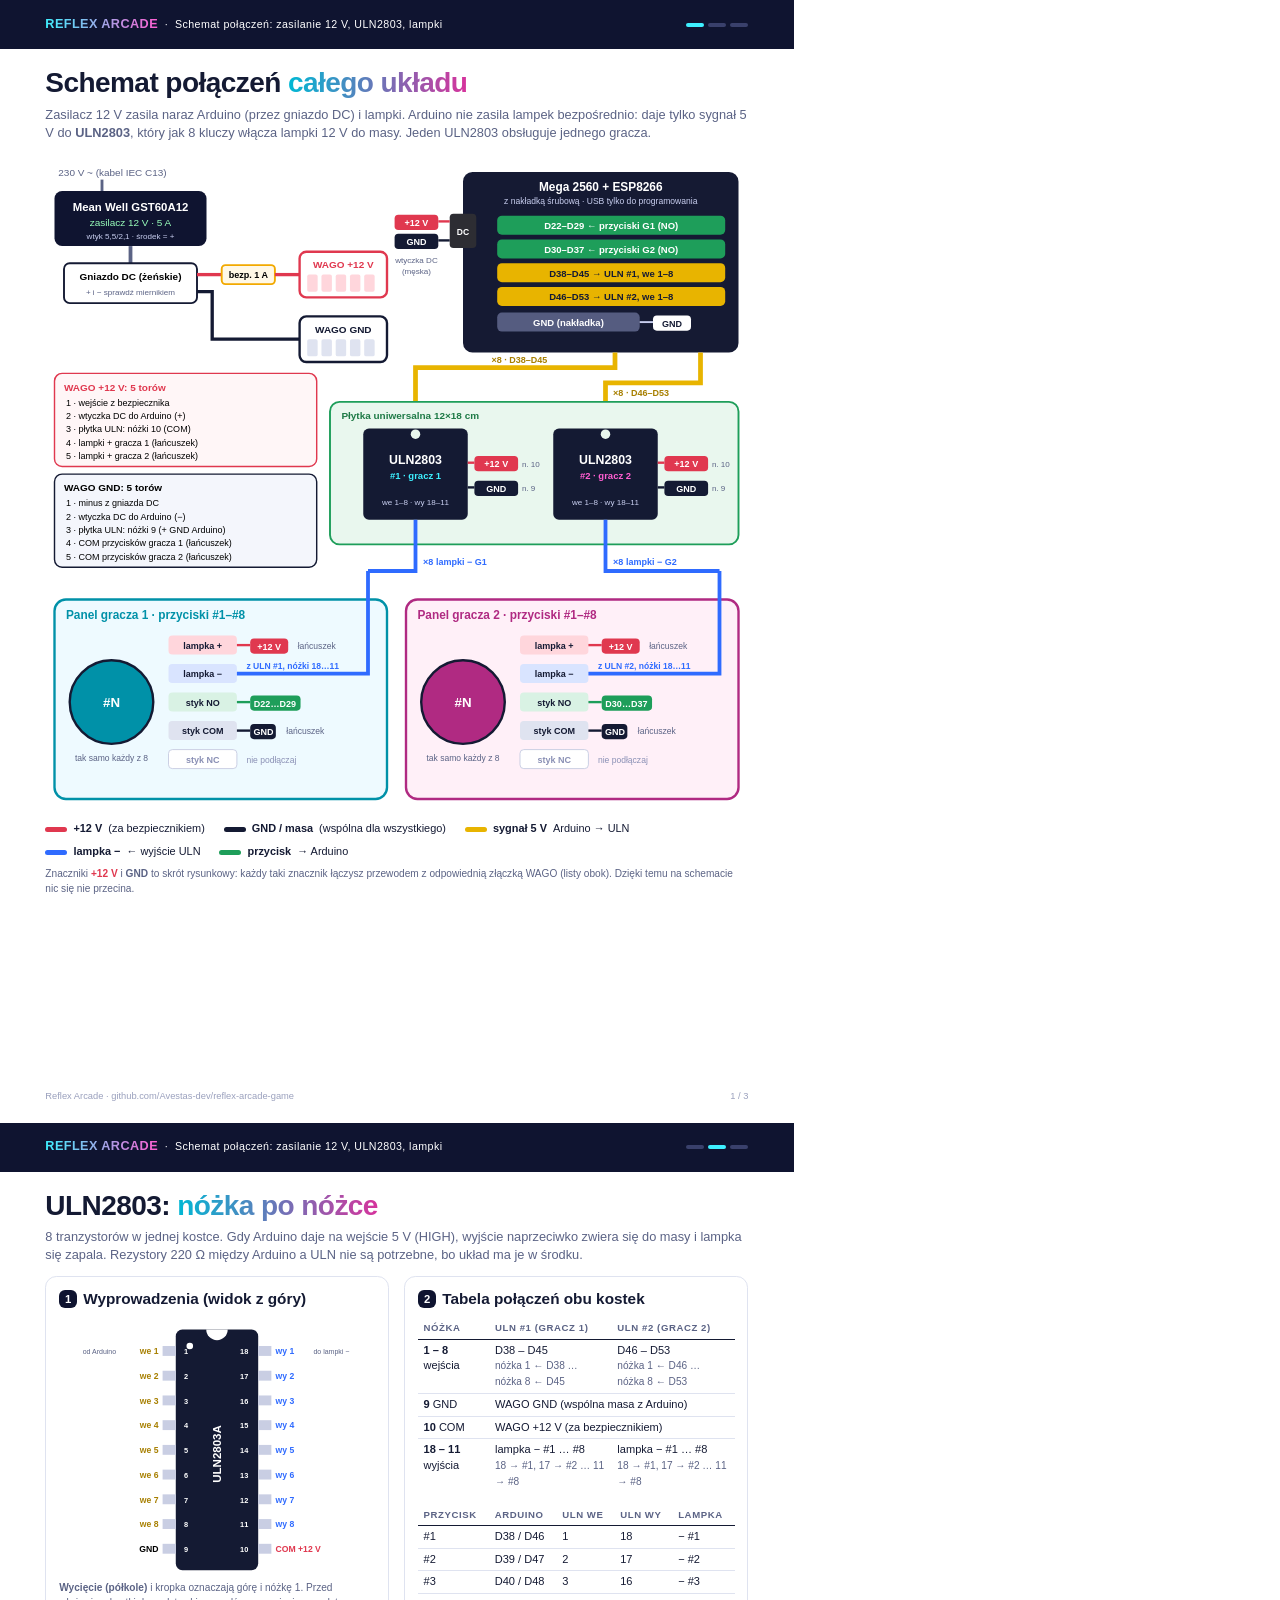
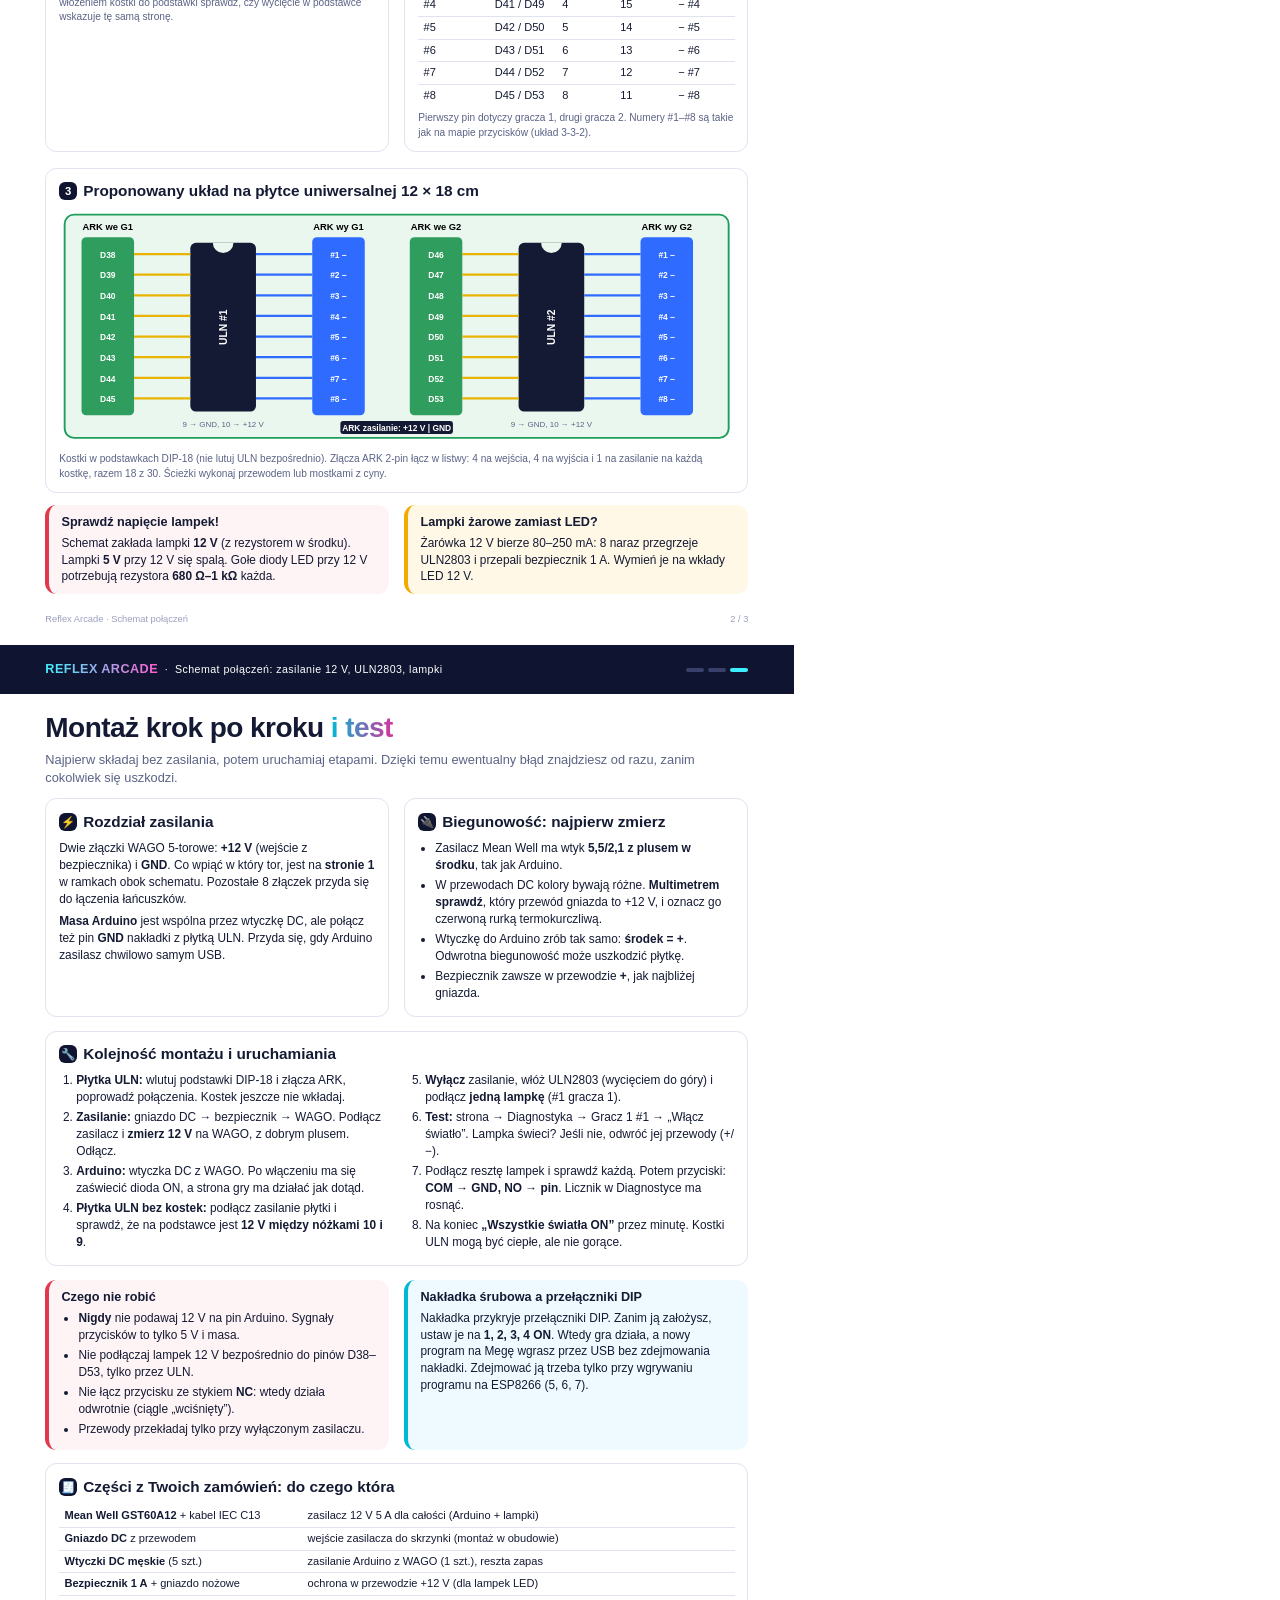
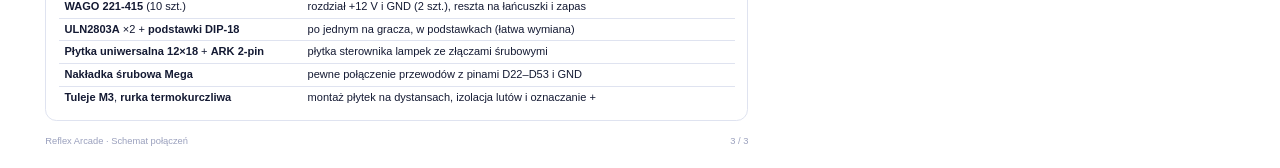
<file: docs/schemat-polaczen.html>
<!doctype html>
<html lang="pl">
<head>
<meta charset="utf-8">
<title>Reflex Arcade – schemat połączeń 12 V i ULN2803</title>
<style>
@page { size: A4; margin: 0; }
:root{--ink:#141a33;--muted:#5b6385;--line:#dfe3f0;--soft:#f4f6fc;--navy:#0f1430;--cyan:#00b8d4;--mag:#d6339c;--gold:#f2a900;--green:#1e9e5a;--red:#e0384f;--blue:#2f6bff;--yel:#e8b400}
*{box-sizing:border-box;margin:0;padding:0}
body{font-family:-apple-system,"SF Pro Text","Helvetica Neue",Arial,sans-serif;color:var(--ink);font-size:8.9pt;line-height:1.42;-webkit-print-color-adjust:exact;print-color-adjust:exact}
.page{width:210mm;height:297mm;position:relative;overflow:hidden;page-break-after:always;padding:0 12mm 10mm}
.page:last-child{page-break-after:auto}
.top{height:13mm;margin:0 -12mm 5mm;padding:0 12mm;background:var(--navy);color:#fff;display:flex;align-items:center;justify-content:space-between;font-size:8pt;letter-spacing:.04em}
.top b{background:linear-gradient(90deg,#3ef0ff,#ff5ed1);-webkit-background-clip:text;background-clip:text;color:transparent;font-weight:800;font-size:9.5pt}
.top .pg{display:flex;gap:4px}.top .pg i{width:18px;height:4px;border-radius:2px;background:#39406b}.top .pg i.on{background:#3ef0ff}
h1{font-size:21pt;line-height:1.08;letter-spacing:-.02em;margin-bottom:2mm}
h1 em{font-style:normal;background:linear-gradient(90deg,var(--cyan),var(--mag));-webkit-background-clip:text;background-clip:text;color:transparent}
h2{font-size:11.5pt;margin-bottom:2mm;display:flex;align-items:center;gap:6px}
h2 .n{display:inline-flex;align-items:center;justify-content:center;width:18px;height:18px;border-radius:6px;background:var(--navy);color:#fff;font-size:8.5pt}
h3{font-size:9.5pt;margin-bottom:.8mm}
p{margin-bottom:1.5mm}
.lead{font-size:9.6pt;color:var(--muted);margin-bottom:3mm}
.grid2{display:grid;grid-template-columns:1fr 1fr;gap:4mm}
.card{border:1px solid var(--line);border-radius:3mm;padding:3mm 3.4mm}
.call{border-radius:3mm;padding:2.4mm 3.2mm;margin-top:3mm;border-left:4px solid}
.call.warn{background:#fff4f5;border-color:var(--red)}.call.tip{background:#effbf5;border-color:var(--green)}.call.info{background:#eefaff;border-color:var(--cyan)}.call.gold{background:#fff8e6;border-color:var(--gold)}
table{width:100%;border-collapse:collapse;font-size:8.3pt}
th{text-align:left;font-size:7.2pt;text-transform:uppercase;letter-spacing:.06em;color:var(--muted);padding:1mm 1.4mm;border-bottom:1.5px solid var(--ink)}
td{padding:.8mm 1.4mm;border-bottom:1px solid var(--line);vertical-align:top}
tr:last-child td{border-bottom:0}
.legend{display:flex;flex-wrap:wrap;gap:2mm 5mm;font-size:8.2pt;margin:2mm 0}
.legend span{display:inline-flex;align-items:center;gap:1.6mm}
.w{display:inline-block;width:22px;height:5px;border-radius:3px}
.small{font-size:7.6pt;color:var(--muted)}
code{font-family:"SF Mono",Menlo,monospace;font-size:7.9pt;background:#eef0f8;border-radius:3px;padding:0 3px}
.foot{position:absolute;bottom:5mm;left:12mm;right:12mm;font-size:7pt;color:#9aa0bd;display:flex;justify-content:space-between}
svg text{font-family:-apple-system,"Helvetica Neue",Arial,sans-serif}
ul,ol{padding-left:4.5mm}li{margin-bottom:.9mm}
.chk li{list-style:none;margin-left:-4.5mm;padding-left:5mm;position:relative}
.chk li::before{content:"☐";position:absolute;left:0;color:#8a90b5}
</style>
</head>
<body>

<!-- ================= PAGE 1: full schematic ================= -->
<section class="page">
  <div class="top"><span><b>REFLEX ARCADE</b> &nbsp;·&nbsp; Schemat połączeń: zasilanie 12 V, ULN2803, lampki</span><span class="pg"><i class="on"></i><i></i><i></i></span></div>
  <h1>Schemat połączeń <em>całego układu</em></h1>
  <p class="lead">Zasilacz 12 V zasila naraz Arduino (przez gniazdo DC) i lampki. Arduino nie zasila lampek bezpośrednio: daje tylko sygnał 5 V do <b>ULN2803</b>, który jak 8 kluczy włącza lampki 12 V do masy. Jeden ULN2803 obsługuje jednego gracza.</p>

  <svg viewBox="0 0 740 690" width="100%"><text x="14" y="24" font-size="10.5" fill="#5b6385">230 V ~ (kabel IEC C13)</text><path d="M60 28 V40" stroke="#5b6385" stroke-width="3"/><rect x="10" y="40" width="160" height="58" rx="8" fill="#0f1430"/><text x="90" y="61" text-anchor="middle" font-size="12" font-weight="800" fill="#fff">Mean Well GST60A12</text><text x="90" y="77" text-anchor="middle" font-size="10.5" fill="#9fb">zasilacz 12 V · 5 A</text><text x="90" y="91" text-anchor="middle" font-size="8.5" fill="#c9cff0">wtyk 5,5/2,1 · środek = +</text><path d="M90 98 V116" stroke="#5b6385" stroke-width="4"/><rect x="20" y="116" width="140" height="42" rx="6" fill="#fff" stroke="#141a33" stroke-width="2"/><text x="90" y="134" text-anchor="middle" font-size="10.5" font-weight="700">Gniazdo DC (żeńskie)</text><text x="90" y="149" text-anchor="middle" font-size="8.5" fill="#5b6385">+ i − sprawdź miernikiem</text><path d="M160 128 H186" stroke="#e0384f" stroke-width="3.5"/><rect x="186" y="118" width="56" height="20" rx="4" fill="#fff8e6" stroke="#f2a900" stroke-width="2"/><text x="214" y="132" text-anchor="middle" font-size="9.5" font-weight="800">bezp. 1 A</text><path d="M242 128 H268" stroke="#e0384f" stroke-width="3.5"/><path d="M160 146 H176 V196 H268" stroke="#141a33" stroke-width="3.5" fill="none"/><rect x="268" y="104" width="92" height="48" rx="7" fill="#fff" stroke="#e0384f" stroke-width="2.5"/><text x="314" y="121" text-anchor="middle" font-size="10.5" font-weight="800" fill="#e0384f">WAGO +12 V</text><rect x="276" y="128" width="11" height="18" rx="2" fill="#ffd6dc"/><rect x="291" y="128" width="11" height="18" rx="2" fill="#ffd6dc"/><rect x="306" y="128" width="11" height="18" rx="2" fill="#ffd6dc"/><rect x="321" y="128" width="11" height="18" rx="2" fill="#ffd6dc"/><rect x="336" y="128" width="11" height="18" rx="2" fill="#ffd6dc"/><rect x="268" y="172" width="92" height="48" rx="7" fill="#fff" stroke="#141a33" stroke-width="2.5"/><text x="314" y="189" text-anchor="middle" font-size="10.5" font-weight="800" fill="#141a33">WAGO GND</text><rect x="276" y="196" width="11" height="18" rx="2" fill="#dfe3f0"/><rect x="291" y="196" width="11" height="18" rx="2" fill="#dfe3f0"/><rect x="306" y="196" width="11" height="18" rx="2" fill="#dfe3f0"/><rect x="321" y="196" width="11" height="18" rx="2" fill="#dfe3f0"/><rect x="336" y="196" width="11" height="18" rx="2" fill="#dfe3f0"/><rect x="10" y="232" width="276" height="98" rx="8" fill="#fff6f7" stroke="#e0384f" stroke-width="1.5"/><text x="20" y="250" font-size="10.5" font-weight="800" fill="#e0384f">WAGO +12 V: 5 torów</text><text x="22" y="266" font-size="9.5">1 · wejście z bezpiecznika</text><text x="22" y="280" font-size="9.5">2 · wtyczka DC do Arduino (+)</text><text x="22" y="294" font-size="9.5">3 · płytka ULN: nóżki 10 (COM)</text><text x="22" y="308" font-size="9.5">4 · lampki + gracza 1 (łańcuszek)</text><text x="22" y="322" font-size="9.5">5 · lampki + gracza 2 (łańcuszek)</text><rect x="10" y="338" width="276" height="98" rx="8" fill="#f4f6fc" stroke="#141a33" stroke-width="1.5"/><text x="20" y="356" font-size="10.5" font-weight="800">WAGO GND: 5 torów</text><text x="22" y="372" font-size="9.5">1 · minus z gniazda DC</text><text x="22" y="386" font-size="9.5">2 · wtyczka DC do Arduino (−)</text><text x="22" y="400" font-size="9.5">3 · płytka ULN: nóżki 9 (+ GND Arduino)</text><text x="22" y="414" font-size="9.5">4 · COM przycisków gracza 1 (łańcuszek)</text><text x="22" y="428" font-size="9.5">5 · COM przycisków gracza 2 (łańcuszek)</text><rect x="440" y="20" width="290" height="190" rx="10" fill="#151a33"/><text x="585" y="40" text-anchor="middle" font-size="12.5" font-weight="800" fill="#fff">Mega 2560 + ESP8266</text><text x="585" y="54" text-anchor="middle" font-size="9" fill="#c9cff0">z nakładką śrubową · USB tylko do programowania</text><rect x="426" y="64" width="28" height="36" rx="4" fill="#2d2d33"/><text x="440" y="86" text-anchor="middle" font-size="9" font-weight="700" fill="#fff">DC</text><rect x="368" y="65" width="46" height="16" rx="4" fill="#e0384f"/><text x="391" y="77" text-anchor="middle" font-size="9.5" font-weight="800" fill="#fff">+12 V</text><path d="M414 72 H426" stroke="#e0384f" stroke-width="2.5"/><rect x="368" y="85" width="46" height="16" rx="4" fill="#141a33"/><text x="391" y="97" text-anchor="middle" font-size="9.5" font-weight="800" fill="#fff">GND</text><path d="M414 92 H426" stroke="#141a33" stroke-width="2.5"/><text x="391" y="116" text-anchor="middle" font-size="8.5" fill="#5b6385">wtyczka DC</text><text x="391" y="127" text-anchor="middle" font-size="8.5" fill="#5b6385">(męska)</text><rect x="476" y="66" width="240" height="20" rx="5" fill="#1e9e5a"/><text x="596" y="80" text-anchor="middle" font-size="10" font-weight="800" fill="#fff">D22–D29 ← przyciski G1 (NO)</text><rect x="476" y="91" width="240" height="20" rx="5" fill="#1e9e5a"/><text x="596" y="105" text-anchor="middle" font-size="10" font-weight="800" fill="#fff">D30–D37 ← przyciski G2 (NO)</text><rect x="476" y="116" width="240" height="20" rx="5" fill="#e8b400"/><text x="596" y="130" text-anchor="middle" font-size="10" font-weight="800" fill="#141a33">D38–D45 → ULN #1, we 1–8</text><rect x="476" y="141" width="240" height="20" rx="5" fill="#e8b400"/><text x="596" y="155" text-anchor="middle" font-size="10" font-weight="800" fill="#141a33">D46–D53 → ULN #2, we 1–8</text><rect x="476" y="168" width="150" height="20" rx="5" fill="#555c80"/><text x="551" y="182" text-anchor="middle" font-size="10" font-weight="800" fill="#fff">GND (nakładka)</text><path d="M626 178 H640" stroke="#c9cff0" stroke-width="2"/><rect x="640" y="171" width="40" height="16" rx="4" fill="#fff"/><text x="660" y="183" text-anchor="middle" font-size="9.5" font-weight="800" fill="#141a33">GND</text><path d="M600 210 V226 H390 V290" stroke="#e8b400" stroke-width="5" fill="none"/><path d="M690 210 V242 H590 V290" stroke="#e8b400" stroke-width="5" fill="none"/><text x="470" y="221" font-size="9.5" font-weight="800" fill="#a77f00">×8 · D38–D45</text><text x="598" y="256" font-size="9.5" font-weight="800" fill="#a77f00">×8 · D46–D53</text><rect x="300" y="262" width="430" height="150" rx="10" fill="#e9f7ee" stroke="#1e9e5a" stroke-width="2"/><text x="312" y="280" font-size="10.5" font-weight="800" fill="#1e7a46">Płytka uniwersalna 12×18 cm</text><rect x="335" y="290" width="110" height="96" rx="6" fill="#141a33"/><circle cx="390" cy="296" r="5" fill="#e9f7ee"/><text x="390" y="327" text-anchor="middle" font-size="13" font-weight="900" fill="#fff">ULN2803</text><text x="390" y="343" text-anchor="middle" font-size="10" font-weight="700" fill="#3ef0ff">#1 · gracz 1</text><text x="390" y="370" text-anchor="middle" font-size="8.5" fill="#c9cff0">we 1–8 · wy 18–11</text><path d="M445 326 H452" stroke="#e0384f" stroke-width="2.5"/><rect x="452" y="319" width="46" height="16" rx="4" fill="#e0384f"/><text x="475" y="331" text-anchor="middle" font-size="9.5" font-weight="800" fill="#fff">+12 V</text><text x="502" y="330" font-size="8.5" fill="#5b6385">n. 10</text><path d="M445 352 H452" stroke="#141a33" stroke-width="2.5"/><rect x="452" y="345" width="46" height="16" rx="4" fill="#141a33"/><text x="475" y="357" text-anchor="middle" font-size="9.5" font-weight="800" fill="#fff">GND</text><text x="502" y="356" font-size="8.5" fill="#5b6385">n. 9</text><rect x="535" y="290" width="110" height="96" rx="6" fill="#141a33"/><circle cx="590" cy="296" r="5" fill="#e9f7ee"/><text x="590" y="327" text-anchor="middle" font-size="13" font-weight="900" fill="#fff">ULN2803</text><text x="590" y="343" text-anchor="middle" font-size="10" font-weight="700" fill="#ff5ed1">#2 · gracz 2</text><text x="590" y="370" text-anchor="middle" font-size="8.5" fill="#c9cff0">we 1–8 · wy 18–11</text><path d="M645 326 H652" stroke="#e0384f" stroke-width="2.5"/><rect x="652" y="319" width="46" height="16" rx="4" fill="#e0384f"/><text x="675" y="331" text-anchor="middle" font-size="9.5" font-weight="800" fill="#fff">+12 V</text><text x="702" y="330" font-size="8.5" fill="#5b6385">n. 10</text><path d="M645 352 H652" stroke="#141a33" stroke-width="2.5"/><rect x="652" y="345" width="46" height="16" rx="4" fill="#141a33"/><text x="675" y="357" text-anchor="middle" font-size="9.5" font-weight="800" fill="#fff">GND</text><text x="702" y="356" font-size="8.5" fill="#5b6385">n. 9</text><path d="M390 386 V440 H340" stroke="#2f6bff" stroke-width="4" fill="none"/><path d="M590 386 V440 H710" stroke="#2f6bff" stroke-width="4" fill="none"/><text x="398" y="434" font-size="9.5" font-weight="800" fill="#2f6bff">×8 lampki − G1</text><text x="598" y="434" font-size="9.5" font-weight="800" fill="#2f6bff">×8 lampki − G2</text><rect x="10" y="470" width="350" height="210" rx="12" fill="#eefaff" stroke="#0091a8" stroke-width="2.5"/><text x="22" y="490" font-size="12.5" font-weight="800" fill="#0091a8">Panel gracza 1 · przyciski #1–#8</text><circle cx="70" cy="578" r="44" fill="#0091a8" stroke="#141a33" stroke-width="2.5"/><text x="70" y="583" text-anchor="middle" font-size="14" font-weight="900" fill="#fff">#N</text><text x="70" y="640" text-anchor="middle" font-size="9" fill="#5b6385">tak samo każdy z 8</text><rect x="130" y="508" width="72" height="20" rx="4" fill="#ffd6dc"/><text x="166" y="522" text-anchor="middle" font-size="9.5" font-weight="800" fill="#141a33">lampka +</text><rect x="130" y="538" width="72" height="20" rx="4" fill="#d9e4ff"/><text x="166" y="552" text-anchor="middle" font-size="9.5" font-weight="800" fill="#141a33">lampka −</text><rect x="130" y="568" width="72" height="20" rx="4" fill="#d9f2e4"/><text x="166" y="582" text-anchor="middle" font-size="9.5" font-weight="800" fill="#141a33">styk NO</text><rect x="130" y="598" width="72" height="20" rx="4" fill="#dfe3f0"/><text x="166" y="612" text-anchor="middle" font-size="9.5" font-weight="800" fill="#141a33">styk COM</text><rect x="130" y="628" width="72" height="20" rx="4" fill="#fff" stroke="#c9cee3"/><text x="166" y="642" text-anchor="middle" font-size="9.5" font-weight="800" fill="#8a90b5">styk NC</text><path d="M202 518 H216" stroke="#e0384f" stroke-width="2.5"/><rect x="216" y="511" width="40" height="16" rx="4" fill="#e0384f"/><text x="236" y="523" text-anchor="middle" font-size="9.5" font-weight="800" fill="#fff">+12 V</text><text x="266" y="522" font-size="9" fill="#5b6385">łańcuszek</text><path d="M340 440 V548 H202" stroke="#2f6bff" stroke-width="4" fill="none"/><text x="212" y="543" font-size="9" font-weight="700" fill="#2f6bff">z ULN #1, nóżki 18…11</text><path d="M202 578 H216" stroke="#1e9e5a" stroke-width="2.5"/><rect x="216" y="571" width="53" height="16" rx="4" fill="#1e9e5a"/><text x="242" y="583" text-anchor="middle" font-size="9.5" font-weight="800" fill="#fff">D22…D29</text><path d="M202 608 H216" stroke="#141a33" stroke-width="2.5"/><rect x="216" y="601" width="27" height="16" rx="4" fill="#141a33"/><text x="230" y="613" text-anchor="middle" font-size="9.5" font-weight="800" fill="#fff">GND</text><text x="254" y="612" font-size="9" fill="#5b6385">łańcuszek</text><text x="212" y="642" font-size="9" fill="#8a90b5">nie podłączaj</text><rect x="380" y="470" width="350" height="210" rx="12" fill="#fff0f8" stroke="#b02a82" stroke-width="2.5"/><text x="392" y="490" font-size="12.5" font-weight="800" fill="#b02a82">Panel gracza 2 · przyciski #1–#8</text><circle cx="440" cy="578" r="44" fill="#b02a82" stroke="#141a33" stroke-width="2.5"/><text x="440" y="583" text-anchor="middle" font-size="14" font-weight="900" fill="#fff">#N</text><text x="440" y="640" text-anchor="middle" font-size="9" fill="#5b6385">tak samo każdy z 8</text><rect x="500" y="508" width="72" height="20" rx="4" fill="#ffd6dc"/><text x="536" y="522" text-anchor="middle" font-size="9.5" font-weight="800" fill="#141a33">lampka +</text><rect x="500" y="538" width="72" height="20" rx="4" fill="#d9e4ff"/><text x="536" y="552" text-anchor="middle" font-size="9.5" font-weight="800" fill="#141a33">lampka −</text><rect x="500" y="568" width="72" height="20" rx="4" fill="#d9f2e4"/><text x="536" y="582" text-anchor="middle" font-size="9.5" font-weight="800" fill="#141a33">styk NO</text><rect x="500" y="598" width="72" height="20" rx="4" fill="#dfe3f0"/><text x="536" y="612" text-anchor="middle" font-size="9.5" font-weight="800" fill="#141a33">styk COM</text><rect x="500" y="628" width="72" height="20" rx="4" fill="#fff" stroke="#c9cee3"/><text x="536" y="642" text-anchor="middle" font-size="9.5" font-weight="800" fill="#8a90b5">styk NC</text><path d="M572 518 H586" stroke="#e0384f" stroke-width="2.5"/><rect x="586" y="511" width="40" height="16" rx="4" fill="#e0384f"/><text x="606" y="523" text-anchor="middle" font-size="9.5" font-weight="800" fill="#fff">+12 V</text><text x="636" y="522" font-size="9" fill="#5b6385">łańcuszek</text><path d="M710 440 V548 H572" stroke="#2f6bff" stroke-width="4" fill="none"/><text x="582" y="543" font-size="9" font-weight="700" fill="#2f6bff">z ULN #2, nóżki 18…11</text><path d="M572 578 H586" stroke="#1e9e5a" stroke-width="2.5"/><rect x="586" y="571" width="53" height="16" rx="4" fill="#1e9e5a"/><text x="612" y="583" text-anchor="middle" font-size="9.5" font-weight="800" fill="#fff">D30…D37</text><path d="M572 608 H586" stroke="#141a33" stroke-width="2.5"/><rect x="586" y="601" width="27" height="16" rx="4" fill="#141a33"/><text x="600" y="613" text-anchor="middle" font-size="9.5" font-weight="800" fill="#fff">GND</text><text x="624" y="612" font-size="9" fill="#5b6385">łańcuszek</text><text x="582" y="642" font-size="9" fill="#8a90b5">nie podłączaj</text></svg>

  <div class="legend">
    <span><i class="w" style="background:var(--red)"></i><b>+12 V</b> (za bezpiecznikiem)</span>
    <span><i class="w" style="background:var(--ink)"></i><b>GND / masa</b> (wspólna dla wszystkiego)</span>
    <span><i class="w" style="background:var(--yel)"></i><b>sygnał 5 V</b> Arduino → ULN</span>
    <span><i class="w" style="background:var(--blue)"></i><b>lampka −</b> ← wyjście ULN</span>
    <span><i class="w" style="background:var(--green)"></i><b>przycisk</b> → Arduino</span></div><p class="small" style="margin:0">Znaczniki <b style="color:#e0384f">+12 V</b> i <b>GND</b> to skrót rysunkowy: każdy taki znacznik łączysz przewodem z odpowiednią złączką WAGO (listy obok). Dzięki temu na schemacie nic się nie przecina.</p><div style="display:none">
  </div>
  <div class="foot"><span>Reflex Arcade · github.com/Avestas-dev/reflex-arcade-game</span><span>1 / 3</span></div>
</section>

<!-- ================= PAGE 2: ULN2803 detail ================= -->
<section class="page">
  <div class="top"><span><b>REFLEX ARCADE</b> &nbsp;·&nbsp; Schemat połączeń: zasilanie 12 V, ULN2803, lampki</span><span class="pg"><i></i><i class="on"></i><i></i></span></div>
  <h1>ULN2803: <em>nóżka po nóżce</em></h1>
  <p class="lead">8 tranzystorów w jednej kostce. Gdy Arduino daje na wejście 5 V (HIGH), wyjście naprzeciwko zwiera się do masy i lampka się zapala. Rezystory 220 Ω między Arduino a ULN nie są potrzebne, bo układ ma je w środku.</p>

  <div class="grid2">
    <div class="card">
      <h2><span class="n">1</span>Wyprowadzenia (widok z góry)</h2>
      <svg viewBox="0 0 330 320" width="86%" style="display:block;margin:0 auto">
        <rect x="115" y="14" width="100" height="292" rx="8" fill="#141a33"/>
        <path d="M152 14 a13 13 0 0 0 26 0" fill="#fff"/>
        <circle cx="132" cy="34" r="4" fill="#fff"/>
        <text x="165" y="170" text-anchor="middle" font-size="14" font-weight="900" fill="#fff" transform="rotate(-90 165 165)">ULN2803A</text>
        <g font-size="10.5" font-weight="700">
          <!-- left pins 1-9 -->
          <g fill="#c9cee3"><rect x="99" y="34" width="16" height="12"/><rect x="99" y="64" width="16" height="12"/><rect x="99" y="94" width="16" height="12"/><rect x="99" y="124" width="16" height="12"/><rect x="99" y="154" width="16" height="12"/><rect x="99" y="184" width="16" height="12"/><rect x="99" y="214" width="16" height="12"/><rect x="99" y="244" width="16" height="12"/><rect x="99" y="274" width="16" height="12"/></g>
          <g fill="#c9cee3"><rect x="215" y="34" width="16" height="12"/><rect x="215" y="64" width="16" height="12"/><rect x="215" y="94" width="16" height="12"/><rect x="215" y="124" width="16" height="12"/><rect x="215" y="154" width="16" height="12"/><rect x="215" y="184" width="16" height="12"/><rect x="215" y="214" width="16" height="12"/><rect x="215" y="244" width="16" height="12"/><rect x="215" y="274" width="16" height="12"/></g>
          <g fill="#fff" font-size="9"><text x="125" y="44">1</text><text x="125" y="74">2</text><text x="125" y="104">3</text><text x="125" y="134">4</text><text x="125" y="164">5</text><text x="125" y="194">6</text><text x="125" y="224">7</text><text x="125" y="254">8</text><text x="125" y="284">9</text>
            <text x="193" y="44">18</text><text x="193" y="74">17</text><text x="193" y="104">16</text><text x="193" y="134">15</text><text x="193" y="164">14</text><text x="193" y="194">13</text><text x="193" y="224">12</text><text x="193" y="254">11</text><text x="193" y="284">10</text></g>
          <g fill="#a77f00" text-anchor="end"><text x="94" y="44">we 1</text><text x="94" y="74">we 2</text><text x="94" y="104">we 3</text><text x="94" y="134">we 4</text><text x="94" y="164">we 5</text><text x="94" y="194">we 6</text><text x="94" y="224">we 7</text><text x="94" y="254">we 8</text></g>
          <text x="94" y="284" text-anchor="end">GND</text>
          <g fill="#2f6bff"><text x="236" y="44">wy 1</text><text x="236" y="74">wy 2</text><text x="236" y="104">wy 3</text><text x="236" y="134">wy 4</text><text x="236" y="164">wy 5</text><text x="236" y="194">wy 6</text><text x="236" y="224">wy 7</text><text x="236" y="254">wy 8</text></g>
          <text x="236" y="284" fill="#e0384f">COM +12 V</text>
          <g font-size="8.5" font-weight="400" fill="#5b6385"><text x="2" y="44">od Arduino</text><text x="282" y="44">do lampki −</text></g>
        </g>
      </svg>
      <p class="small" style="margin:0"><b>Wycięcie (półkole)</b> i kropka oznaczają górę i nóżkę 1. Przed włożeniem kostki do podstawki sprawdź, czy wycięcie w podstawce wskazuje tę samą stronę.</p>
    </div>

    <div class="card">
      <h2><span class="n">2</span>Tabela połączeń obu kostek</h2>
      <table>
        <tr><th>Nóżka</th><th>ULN #1 (gracz 1)</th><th>ULN #2 (gracz 2)</th></tr>
        <tr><td><b>1 – 8</b> wejścia</td><td>D38 – D45<br><span class="small">nóżka 1 ← D38 … nóżka 8 ← D45</span></td><td>D46 – D53<br><span class="small">nóżka 1 ← D46 … nóżka 8 ← D53</span></td></tr>
        <tr><td><b>9</b> GND</td><td colspan="2">WAGO GND (wspólna masa z Arduino)</td></tr>
        <tr><td><b>10</b> COM</td><td colspan="2">WAGO +12 V (za bezpiecznikiem)</td></tr>
        <tr><td><b>18 – 11</b> wyjścia</td><td>lampka − #1 … #8<br><span class="small">18 → #1, 17 → #2 … 11 → #8</span></td><td>lampka − #1 … #8<br><span class="small">18 → #1, 17 → #2 … 11 → #8</span></td></tr>
      </table>
      <table style="margin-top:3mm">
        <tr><th>Przycisk</th><th>Arduino</th><th>ULN we</th><th>ULN wy</th><th>Lampka</th></tr>
        <tr><td>#1</td><td>D38 / D46</td><td>1</td><td>18</td><td>− #1</td></tr>
        <tr><td>#2</td><td>D39 / D47</td><td>2</td><td>17</td><td>− #2</td></tr>
        <tr><td>#3</td><td>D40 / D48</td><td>3</td><td>16</td><td>− #3</td></tr>
        <tr><td>#4</td><td>D41 / D49</td><td>4</td><td>15</td><td>− #4</td></tr>
        <tr><td>#5</td><td>D42 / D50</td><td>5</td><td>14</td><td>− #5</td></tr>
        <tr><td>#6</td><td>D43 / D51</td><td>6</td><td>13</td><td>− #6</td></tr>
        <tr><td>#7</td><td>D44 / D52</td><td>7</td><td>12</td><td>− #7</td></tr>
        <tr><td>#8</td><td>D45 / D53</td><td>8</td><td>11</td><td>− #8</td></tr>
      </table>
      <p class="small" style="margin:1.2mm 0 0">Pierwszy pin dotyczy gracza 1, drugi gracza 2. Numery #1–#8 są takie jak na mapie przycisków (układ 3-3-2).</p>
    </div>
  </div>

  <div class="card" style="margin-top:4mm">
    <h2><span class="n">3</span>Proponowany układ na płytce uniwersalnej 12 × 18 cm</h2>
    <svg viewBox="0 0 720 250" width="100%">
      <rect x="6" y="6" width="708" height="238" rx="10" fill="#e9f7ee" stroke="#1e9e5a" stroke-width="2"/>
      <!-- input terminals left -->
      <g font-size="10" font-weight="700">
        <rect x="24" y="30" width="56" height="190" rx="5" fill="#2f9d5d"/><text x="52" y="22" text-anchor="middle">ARK we G1</text>
        <rect x="374" y="30" width="56" height="190" rx="5" fill="#2f9d5d"/><text x="402" y="22" text-anchor="middle">ARK we G2</text>
        <rect x="270" y="30" width="56" height="190" rx="5" fill="#2f6bff"/><text x="298" y="22" text-anchor="middle">ARK wy G1</text>
        <rect x="620" y="30" width="56" height="190" rx="5" fill="#2f6bff"/><text x="648" y="22" text-anchor="middle">ARK wy G2</text>
      </g>
      <g fill="#fff" font-size="9" font-weight="700">
        <text x="52" y="52" text-anchor="middle">D38</text><text x="52" y="74" text-anchor="middle">D39</text><text x="52" y="96" text-anchor="middle">D40</text><text x="52" y="118" text-anchor="middle">D41</text><text x="52" y="140" text-anchor="middle">D42</text><text x="52" y="162" text-anchor="middle">D43</text><text x="52" y="184" text-anchor="middle">D44</text><text x="52" y="206" text-anchor="middle">D45</text>
        <text x="402" y="52" text-anchor="middle">D46</text><text x="402" y="74" text-anchor="middle">D47</text><text x="402" y="96" text-anchor="middle">D48</text><text x="402" y="118" text-anchor="middle">D49</text><text x="402" y="140" text-anchor="middle">D50</text><text x="402" y="162" text-anchor="middle">D51</text><text x="402" y="184" text-anchor="middle">D52</text><text x="402" y="206" text-anchor="middle">D53</text>
        <text x="298" y="52" text-anchor="middle">#1 −</text><text x="298" y="74" text-anchor="middle">#2 −</text><text x="298" y="96" text-anchor="middle">#3 −</text><text x="298" y="118" text-anchor="middle">#4 −</text><text x="298" y="140" text-anchor="middle">#5 −</text><text x="298" y="162" text-anchor="middle">#6 −</text><text x="298" y="184" text-anchor="middle">#7 −</text><text x="298" y="206" text-anchor="middle">#8 −</text>
        <text x="648" y="52" text-anchor="middle">#1 −</text><text x="648" y="74" text-anchor="middle">#2 −</text><text x="648" y="96" text-anchor="middle">#3 −</text><text x="648" y="118" text-anchor="middle">#4 −</text><text x="648" y="140" text-anchor="middle">#5 −</text><text x="648" y="162" text-anchor="middle">#6 −</text><text x="648" y="184" text-anchor="middle">#7 −</text><text x="648" y="206" text-anchor="middle">#8 −</text>
      </g>
      <!-- chips -->
      <rect x="140" y="36" width="70" height="180" rx="6" fill="#141a33"/><path d="M164 36 a11 11 0 0 0 22 0" fill="#e9f7ee"/>
      <text x="175" y="130" text-anchor="middle" font-size="11" font-weight="900" fill="#fff" transform="rotate(-90 175 126)">ULN #1</text>
      <rect x="490" y="36" width="70" height="180" rx="6" fill="#141a33"/><path d="M514 36 a11 11 0 0 0 22 0" fill="#e9f7ee"/>
      <text x="525" y="130" text-anchor="middle" font-size="11" font-weight="900" fill="#fff" transform="rotate(-90 525 126)">ULN #2</text>
      <!-- traces -->
      <g stroke="#e8b400" stroke-width="2.4">
        <path d="M80 48 H140"/><path d="M80 70 H140"/><path d="M80 92 H140"/><path d="M80 114 H140"/><path d="M80 136 H140"/><path d="M80 158 H140"/><path d="M80 180 H140"/><path d="M80 202 H140"/>
        <path d="M430 48 H490"/><path d="M430 70 H490"/><path d="M430 92 H490"/><path d="M430 114 H490"/><path d="M430 136 H490"/><path d="M430 158 H490"/><path d="M430 180 H490"/><path d="M430 202 H490"/>
      </g>
      <g stroke="#2f6bff" stroke-width="2.4">
        <path d="M210 48 H270"/><path d="M210 70 H270"/><path d="M210 92 H270"/><path d="M210 114 H270"/><path d="M210 136 H270"/><path d="M210 158 H270"/><path d="M210 180 H270"/><path d="M210 202 H270"/>
        <path d="M560 48 H620"/><path d="M560 70 H620"/><path d="M560 92 H620"/><path d="M560 114 H620"/><path d="M560 136 H620"/><path d="M560 158 H620"/><path d="M560 180 H620"/><path d="M560 202 H620"/>
      </g>
      <!-- power terminal -->
      <rect x="300" y="226" width="120" height="14" rx="3" fill="#141a33"/>
      <text x="360" y="237" text-anchor="middle" font-size="9" font-weight="800" fill="#fff">ARK zasilanie: +12 V | GND</text>
      <text x="175" y="232" text-anchor="middle" font-size="8.5" fill="#5b6385">9 → GND, 10 → +12 V</text>
      <text x="525" y="232" text-anchor="middle" font-size="8.5" fill="#5b6385">9 → GND, 10 → +12 V</text>
    </svg>
    <p class="small" style="margin:1mm 0 0">Kostki w podstawkach DIP-18 (nie lutuj ULN bezpośrednio). Złącza ARK 2-pin łącz w listwy: 4 na wejścia, 4 na wyjścia i 1 na zasilanie na każdą kostkę, razem 18 z 30. Ścieżki wykonaj przewodem lub mostkami z cyny.</p>
  </div>

  <div class="grid2">
    <div class="call warn">
      <h3>Sprawdź napięcie lampek!</h3>
      <p style="margin:0">Schemat zakłada lampki <b>12 V</b> (z rezystorem w środku). Lampki <b>5 V</b> przy 12 V się spalą. Gołe diody LED przy 12 V potrzebują rezystora <b>680 Ω–1 kΩ</b> każda.</p>
    </div>
    <div class="call gold">
      <h3>Lampki żarowe zamiast LED?</h3>
      <p style="margin:0">Żarówka 12 V bierze 80–250 mA: 8 naraz przegrzeje ULN2803 i przepali bezpiecznik 1 A. Wymień je na wkłady LED 12 V.</p>
    </div>
  </div>
  <div class="foot"><span>Reflex Arcade · Schemat połączeń</span><span>2 / 3</span></div>
</section>

<!-- ================= PAGE 3: assembly & test ================= -->
<section class="page">
  <div class="top"><span><b>REFLEX ARCADE</b> &nbsp;·&nbsp; Schemat połączeń: zasilanie 12 V, ULN2803, lampki</span><span class="pg"><i></i><i></i><i class="on"></i></span></div>
  <h1>Montaż krok po kroku <em>i test</em></h1>
  <p class="lead">Najpierw składaj bez zasilania, potem uruchamiaj etapami. Dzięki temu ewentualny błąd znajdziesz od razu, zanim cokolwiek się uszkodzi.</p>

  <div class="grid2">
    <div class="card">
      <h2><span class="n">⚡</span>Rozdział zasilania</h2>
      <p>Dwie złączki WAGO 5-torowe: <b>+12 V</b> (wejście z bezpiecznika) i <b>GND</b>. Co wpiąć w który tor, jest na <b>stronie 1</b> w ramkach obok schematu. Pozostałe 8 złączek przyda się do łączenia łańcuszków.</p>
      <p style="margin:0"><b>Masa Arduino</b> jest wspólna przez wtyczkę DC, ale połącz też pin <b>GND</b> nakładki z płytką ULN. Przyda się, gdy Arduino zasilasz chwilowo samym USB.</p>
    </div>
    <div class="card">
      <h2><span class="n">🔌</span>Biegunowość: najpierw zmierz</h2>
      <ul>
        <li>Zasilacz Mean Well ma wtyk <b>5,5/2,1 z plusem w środku</b>, tak jak Arduino.</li>
        <li>W przewodach DC kolory bywają różne. <b>Multimetrem sprawdź</b>, który przewód gniazda to +12 V, i oznacz go czerwoną rurką termokurczliwą.</li>
        <li>Wtyczkę do Arduino zrób tak samo: <b>środek = +</b>. Odwrotna biegunowość może uszkodzić płytkę.</li>
        <li>Bezpiecznik zawsze w przewodzie <b>+</b>, jak najbliżej gniazda.</li>
      </ul>
    </div>
  </div>

  <div class="card" style="margin-top:3.5mm">
    <h2><span class="n">🔧</span>Kolejność montażu i uruchamiania</h2>
    <div class="grid2" style="gap:2mm 6mm">
      <ol>
        <li><b>Płytka ULN:</b> wlutuj podstawki DIP-18 i złącza ARK, poprowadź połączenia. Kostek jeszcze nie wkładaj.</li>
        <li><b>Zasilanie:</b> gniazdo DC → bezpiecznik → WAGO. Podłącz zasilacz i <b>zmierz 12 V</b> na WAGO, z dobrym plusem. Odłącz.</li>
        <li><b>Arduino:</b> wtyczka DC z WAGO. Po włączeniu ma się zaświecić dioda ON, a strona gry ma działać jak dotąd.</li>
        <li><b>Płytka ULN bez kostek:</b> podłącz zasilanie płytki i sprawdź, że na podstawce jest <b>12 V między nóżkami 10 i 9</b>.</li>
      </ol>
      <ol start="5">
        <li><b>Wyłącz</b> zasilanie, włóż ULN2803 (wycięciem do góry) i podłącz <b>jedną lampkę</b> (#1 gracza 1).</li>
        <li><b>Test:</b> strona → Diagnostyka → Gracz 1 #1 → „Włącz światło”. Lampka świeci? Jeśli nie, odwróć jej przewody (+/−).</li>
        <li>Podłącz resztę lampek i sprawdź każdą. Potem przyciski: <b>COM → GND, NO → pin</b>. Licznik w Diagnostyce ma rosnąć.</li>
        <li>Na koniec <b>„Wszystkie światła ON”</b> przez minutę. Kostki ULN mogą być ciepłe, ale nie gorące.</li>
      </ol>
    </div>
  </div>

  <div class="grid2" style="margin-top:3.5mm">
    <div class="call warn" style="margin:0">
      <h3>Czego nie robić</h3>
      <ul style="margin:0">
        <li><b>Nigdy</b> nie podawaj 12 V na pin Arduino. Sygnały przycisków to tylko 5 V i masa.</li>
        <li>Nie podłączaj lampek 12 V bezpośrednio do pinów D38–D53, tylko przez ULN.</li>
        <li>Nie łącz przycisku ze stykiem <b>NC</b>: wtedy działa odwrotnie (ciągle „wciśnięty”).</li>
        <li>Przewody przekładaj tylko przy wyłączonym zasilaczu.</li>
      </ul>
    </div>
    <div class="call info" style="margin:0">
      <h3>Nakładka śrubowa a przełączniki DIP</h3>
      <p style="margin:0">Nakładka przykryje przełączniki DIP. Zanim ją założysz, ustaw je na <b>1, 2, 3, 4 ON</b>. Wtedy gra działa, a nowy program na Megę wgrasz przez USB bez zdejmowania nakładki. Zdejmować ją trzeba tylko przy wgrywaniu programu na ESP8266 (5, 6, 7).</p>
    </div>
  </div>

  <div class="card" style="margin-top:3.5mm">
    <h2><span class="n">🧾</span>Części z Twoich zamówień: do czego która</h2>
    <table>
      <tr><td style="width:36%"><b>Mean Well GST60A12</b> + kabel IEC C13</td><td>zasilacz 12 V 5 A dla całości (Arduino + lampki)</td></tr>
      <tr><td><b>Gniazdo DC</b> z przewodem</td><td>wejście zasilacza do skrzynki (montaż w obudowie)</td></tr>
      <tr><td><b>Wtyczki DC męskie</b> (5 szt.)</td><td>zasilanie Arduino z WAGO (1 szt.), reszta zapas</td></tr>
      <tr><td><b>Bezpiecznik 1 A</b> + gniazdo nożowe</td><td>ochrona w przewodzie +12 V (dla lampek LED)</td></tr>
      <tr><td><b>WAGO 221-415</b> (10 szt.)</td><td>rozdział +12 V i GND (2 szt.), reszta na łańcuszki i zapas</td></tr>
      <tr><td><b>ULN2803A</b> ×2 + <b>podstawki DIP-18</b></td><td>po jednym na gracza, w podstawkach (łatwa wymiana)</td></tr>
      <tr><td><b>Płytka uniwersalna 12×18</b> + <b>ARK 2-pin</b></td><td>płytka sterownika lampek ze złączami śrubowymi</td></tr>
      <tr><td><b>Nakładka śrubowa Mega</b></td><td>pewne połączenie przewodów z pinami D22–D53 i GND</td></tr>
      <tr><td><b>Tuleje M3</b>, <b>rurka termokurczliwa</b></td><td>montaż płytek na dystansach, izolacja lutów i oznaczanie +</td></tr>
    </table>
  </div>
  <div class="foot"><span>Reflex Arcade · Schemat połączeń</span><span>3 / 3</span></div>
</section>
</body>
</html>
</file>
